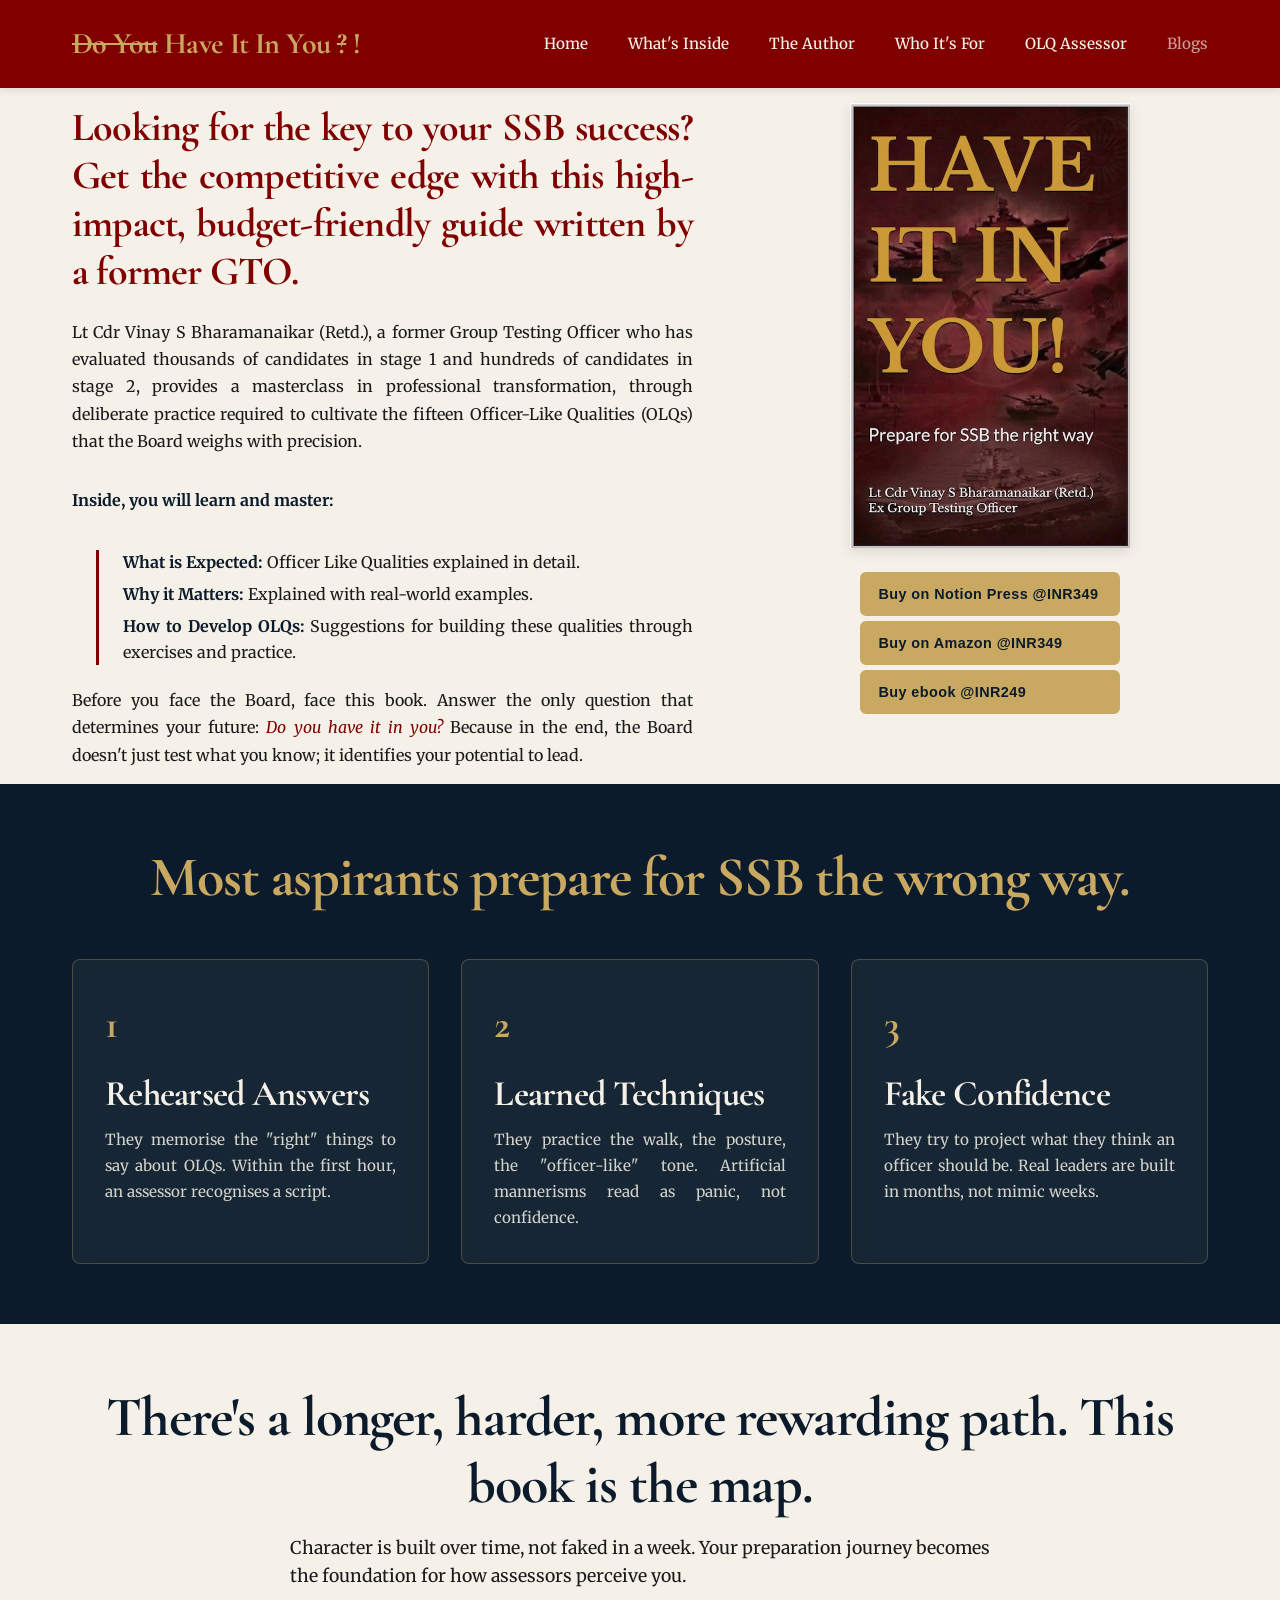
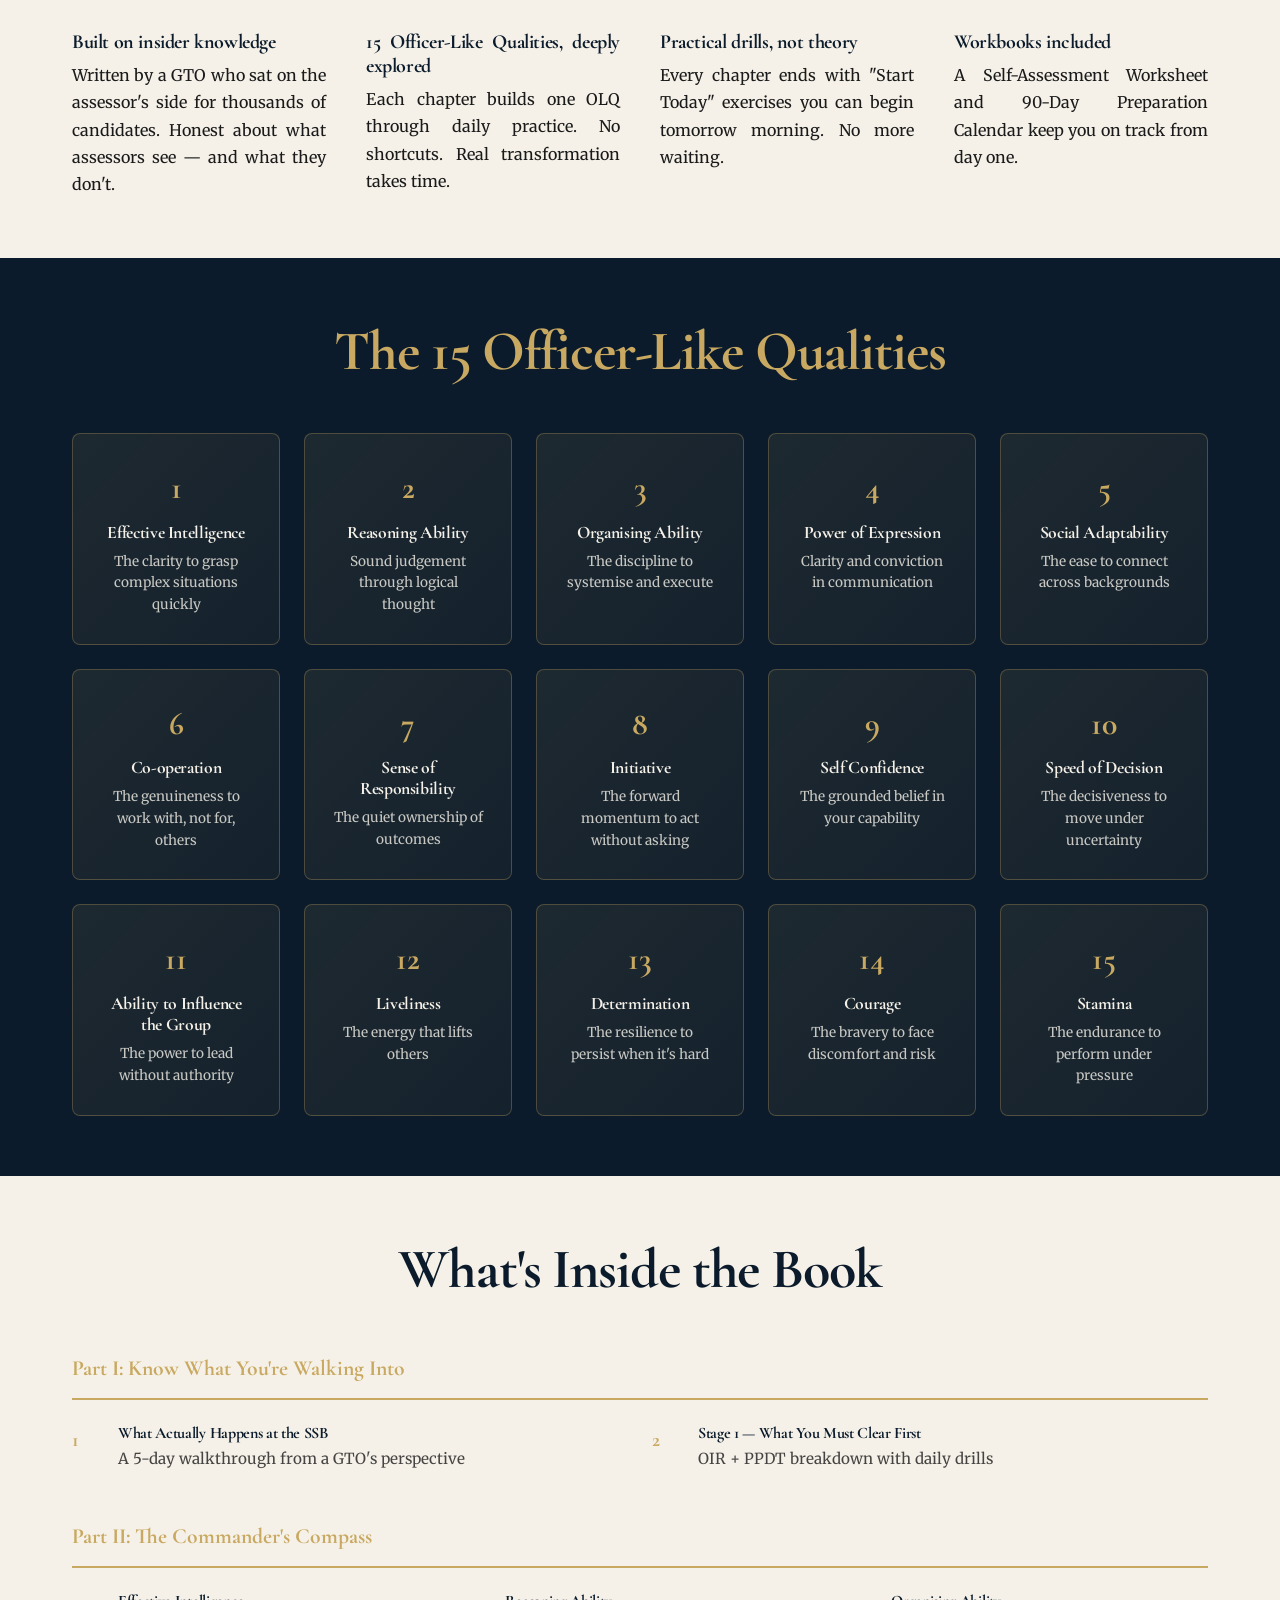
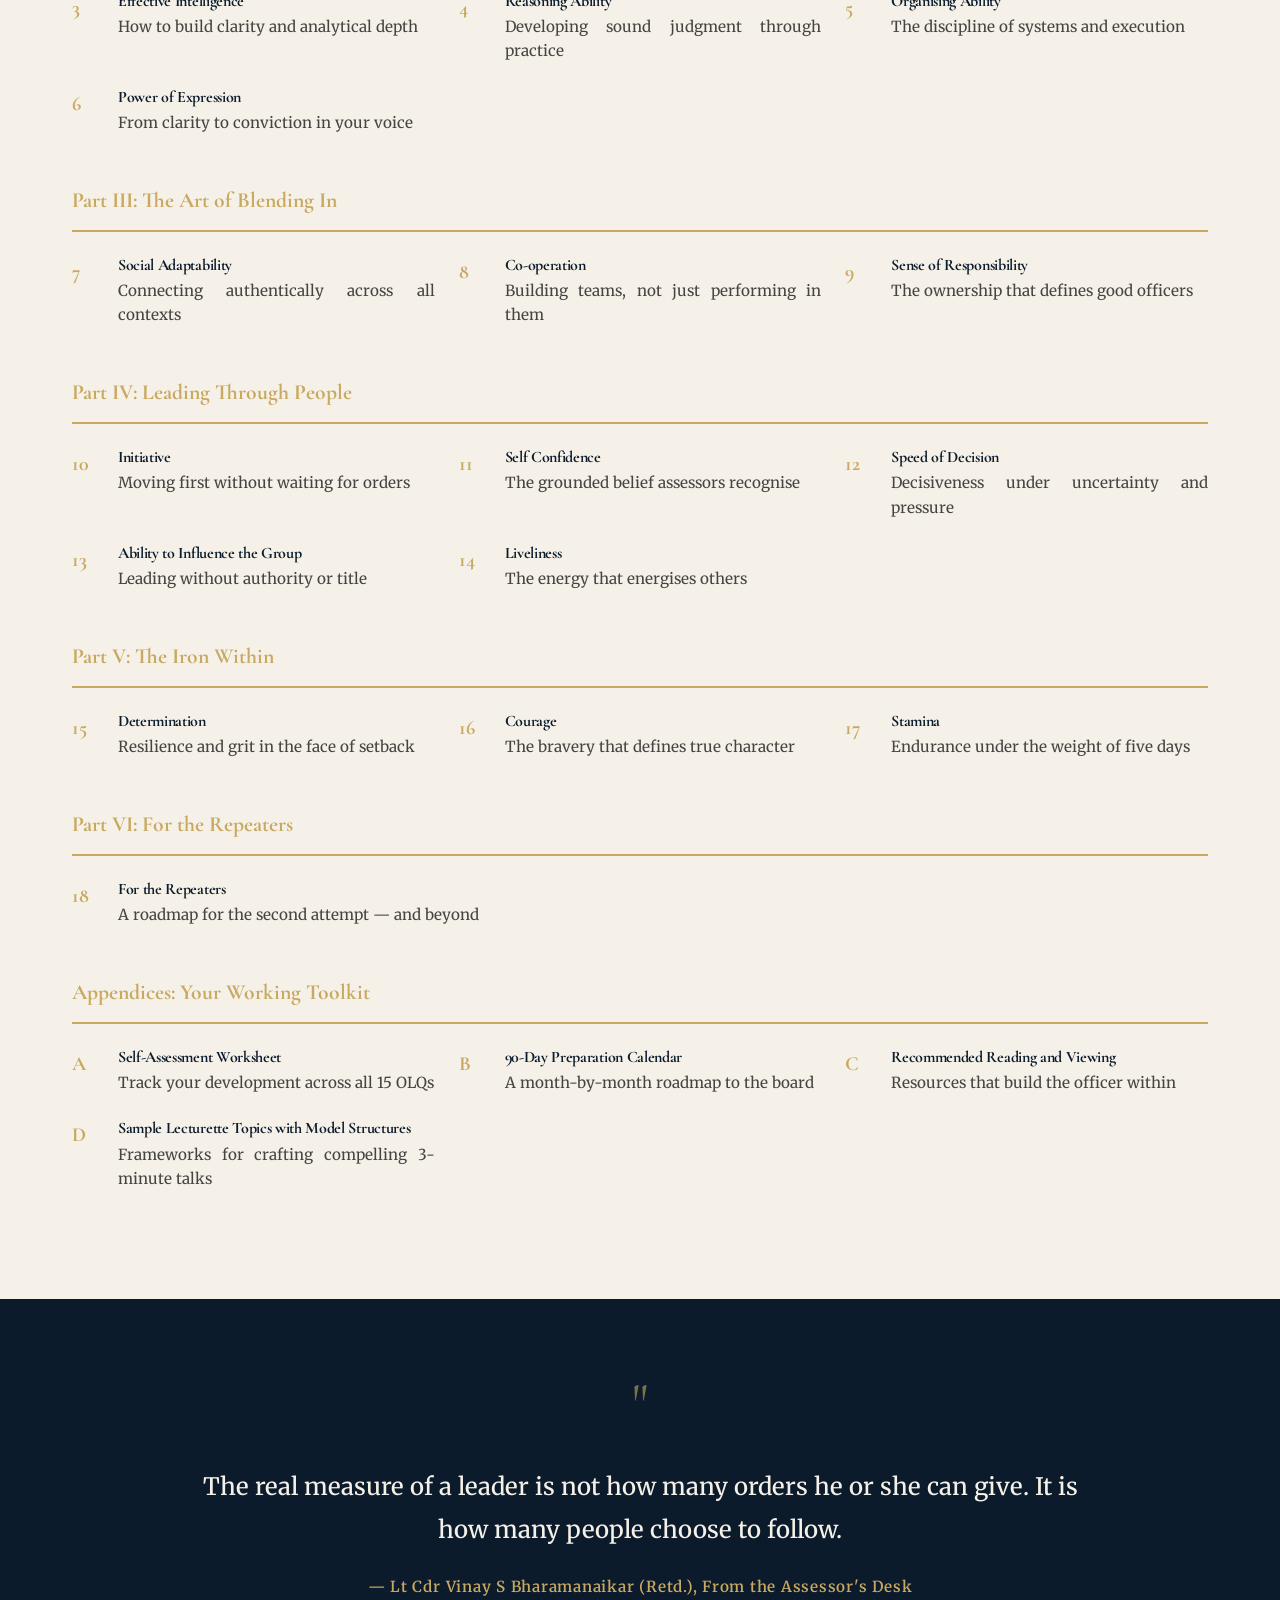
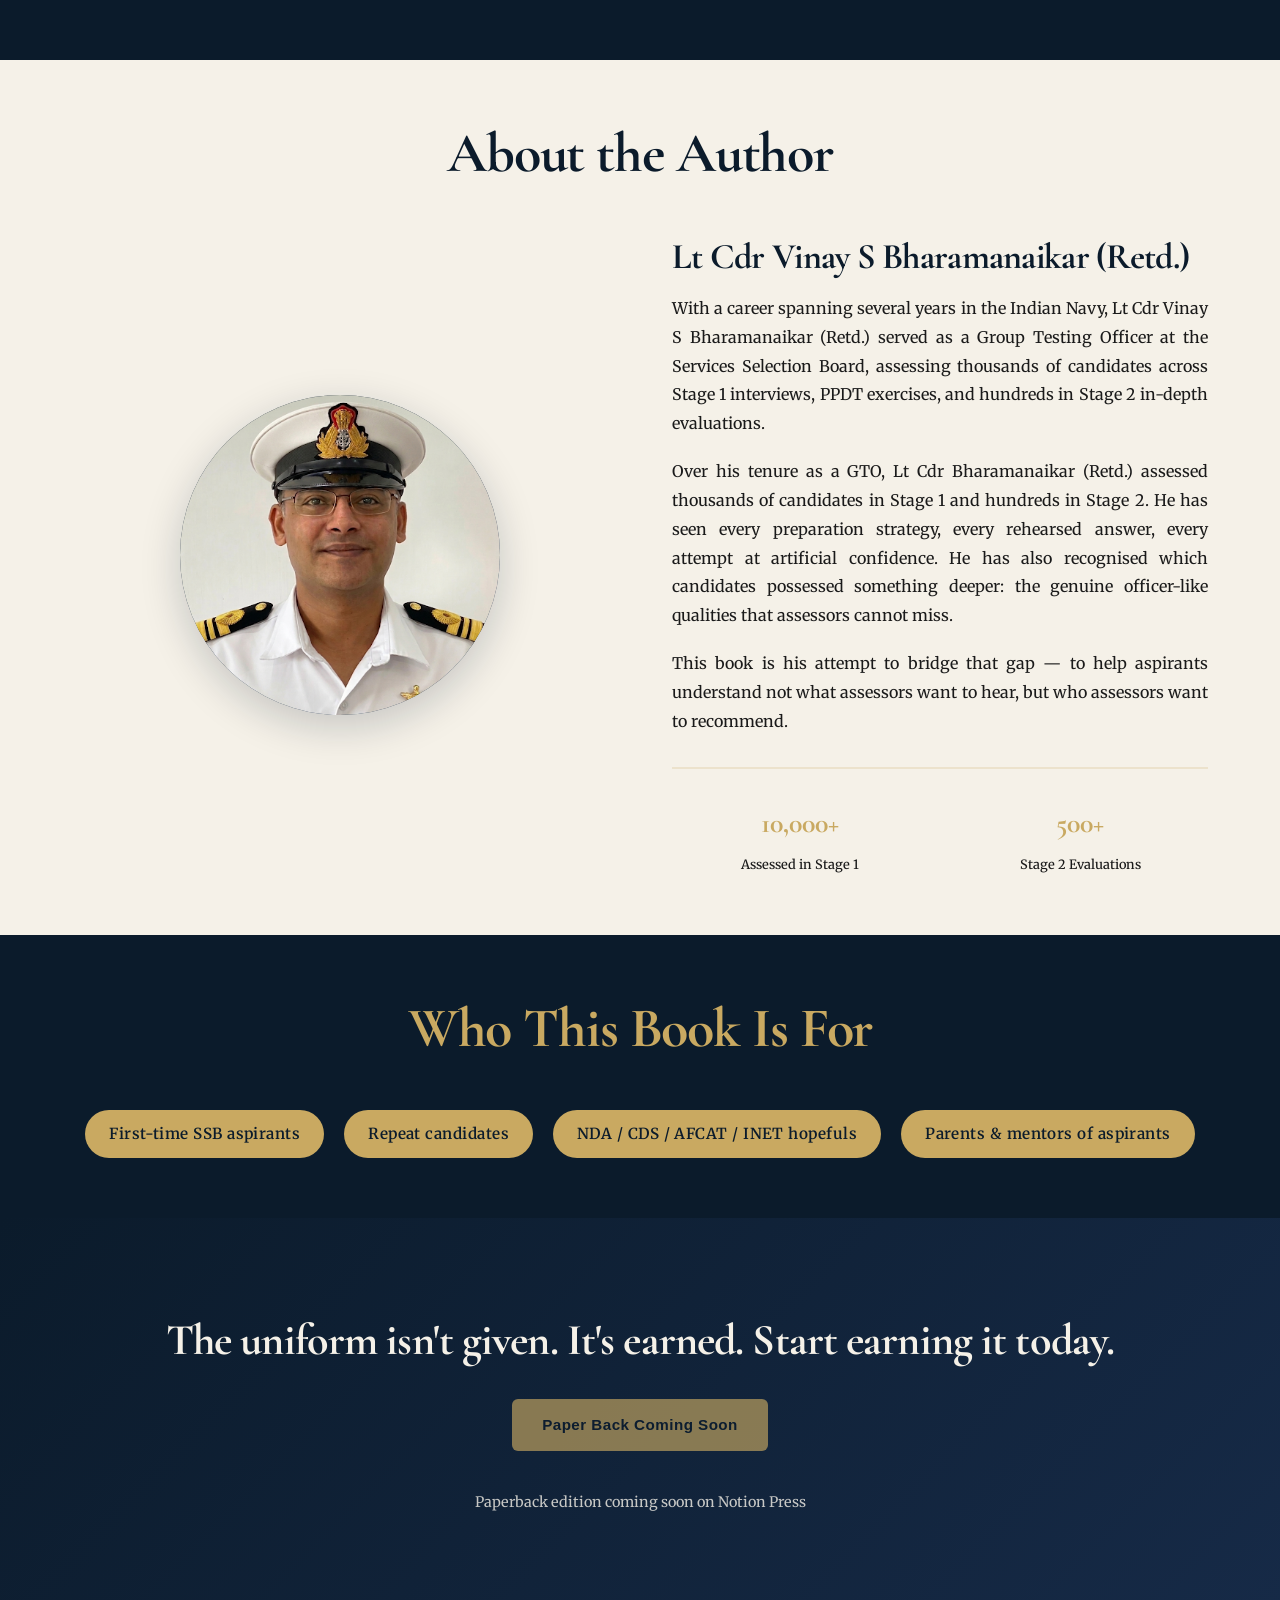
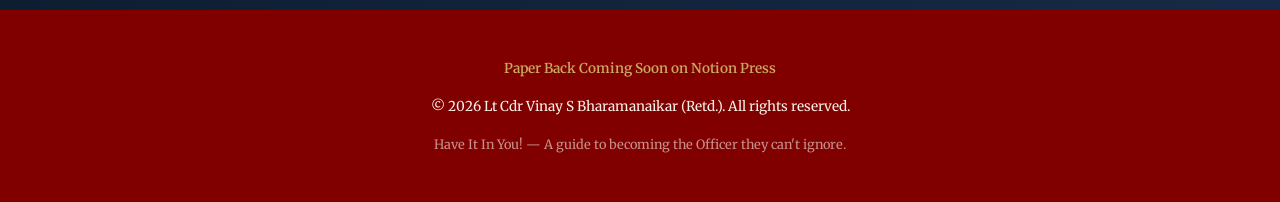
<file: index.html>
<!DOCTYPE html>
<html lang="en">
<head>
    <!-- Google tag (gtag.js) -->
<script async src="https://www.googletagmanager.com/gtag/js?id=AW-18185541641"></script>
<script>
  window.dataLayer = window.dataLayer || [];
  function gtag(){dataLayer.push(arguments);}
  gtag('js', new Date());

  gtag('config', 'AW-18185541641');
</script>
    <meta charset="UTF-8">
    <meta name="viewport" content="width=device-width, initial-scale=1.0">
    <title>Have It In You! — Prepare for SSB the Right Way | Lt Cdr Vinay S Bharamanaikar</title>
    <meta name="description" content="The only guide to SSB preparation that works: build the 15 Officer-Like Qualities in your daily life. Written by a former Group Testing Officer who assessed 10,000+ candidates.">
    
    <link href="https://fonts.googleapis.com/css2?family=Merriweather:wght@400;700&family=Cormorant+Garamond:wght@600;700&display=swap" rel="stylesheet">
    
    <style>
        * {
            margin: 0;
            padding: 0;
            box-sizing: border-box;
        }

        html {
            scroll-behavior: smooth;
            scroll-padding-top: 60px;
        }

        body {
            font-family: 'Merriweather', serif;
            color: #1A1A1A;
            background-color: #F5F1E8;
            line-height: 1.6;
            text-align: justify;
        }

        /* ===== TYPOGRAPHY ===== */
        h1, h2, h3, h4, h5, h6 {
            font-family: 'Cormorant Garamond', serif;
            font-weight: 700;
            line-height: 1.2;
            letter-spacing: -0.02em;
        }

        h1 {
            font-size: clamp(2.5rem, 8vw, 4.5rem);
        }

        h2 {
            font-size: clamp(2rem, 5vw, 3.5rem);
        }

        h3 {
            font-size: clamp(1.5rem, 4vw, 2.25rem);
        }

        .eyebrow {
            font-size: 0.875rem;
            font-weight: 600;
            letter-spacing: 0.15em;
            text-transform: uppercase;
            color: #C9A961;
            margin-bottom: 1rem;
        }

        .small-caps {
            font-size: 0.75rem;
            font-weight: 600;
            letter-spacing: 0.2em;
            text-transform: uppercase;
        }

        /* ===== LAYOUT ===== */
        .container {
            max-width: 1200px;
            margin: 0 auto;
            padding: 0 2rem;
        }

        section {
            padding: 60px 0;
        }

        @media (max-width: 768px) {
            section {
                padding: 48px 0;
            }
        }

        @media (max-width: 480px) {
            section {
                padding: 36px 0;
            }
        }

        /* ===== NAV ===== */
        nav {
            position: sticky;
            top: 0;
            background-color: #800000;
            color: #F5F1E8;
            padding: 1.25rem 0;
            z-index: 1000;
            box-shadow: 0 2px 8px rgba(0, 0, 0, 0.1);
        }

        .nav-container {
            max-width: 1200px;
            margin: 0 auto;
            padding: 0 2rem;
            display: flex;
            justify-content: space-between;
            align-items: center;
        }

        .nav-brand {
            font-family: 'Cormorant Garamond', serif;
            font-size: 1.875rem;
            font-weight: 700;
            color: #C9A961;
            letter-spacing: -0.02em;
            text-decoration: none;
            transition: color 0.3s ease;
            display: block;
        }

        .nav-brand:hover {
            color: #F5F1E8;
        }

        .strikethrough {
            text-decoration: line-through;
            text-decoration-thickness: 2px;
            text-underline-offset: 4px;
        }

        .nav-links {
            display: flex;
            gap: 2.5rem;
            list-style: none;
        }

        .nav-links a {
            color: #F5F1E8;
            text-decoration: none;
            font-size: 0.95rem;
            font-weight: 500;
            transition: color 0.3s ease;
        }

        .nav-links a:hover {
            color: #C9A961;
        }

        .nav-cta {
            background-color: #C9A961;
            color: #0B1B2B;
            padding: 0.625rem 1.5rem;
            border-radius: 6px;
            text-decoration: none;
            font-weight: 600;
            font-size: 0.9rem;
            letter-spacing: 0.03em;
            transition: all 0.3s ease;
            white-space: nowrap;
        }

        .nav-cta:hover {
            box-shadow: 0 8px 16px rgba(201, 169, 97, 0.3);
            transform: translateY(-2px);
        }

        .nav-cta-disabled {
            opacity: 0.65;
            cursor: not-allowed;
            pointer-events: none;
        }

        .nav-cta-disabled:hover {
            box-shadow: none;
            transform: none;
        }

        .hamburger {
            display: none;
            flex-direction: column;
            cursor: pointer;
            gap: 0.375rem;
        }

        /* Disabled nav link (frozen tab) */
        .nav-disabled {
            opacity: 0.65;
            pointer-events: none;
            cursor: default;
        }

        .hamburger span {
            width: 24px;
            height: 2px;
            background-color: #F5F1E8;
            transition: all 0.3s ease;
        }

        @media (max-width: 768px) {
            .nav-links {
                display: none;
                position: absolute;
                top: 100%;
                left: 0;
                right: 0;
                flex-direction: column;
                background-color: #0B1B2B;
                padding: 1.5rem 2rem;
                gap: 1rem;
            }

            .nav-links.active {
                display: flex;
            }

            .hamburger {
                display: flex;
            }

            .hamburger.active span:nth-child(1) {
                transform: rotate(45deg) translate(8px, 8px);
            }

            .hamburger.active span:nth-child(2) {
                opacity: 0;
            }

            .hamburger.active span:nth-child(3) {
                transform: rotate(-45deg) translate(7px, -7px);
            }
        }

        /* ===== HERO SECTION ===== */
        #hero {
            background-color: #F5F1E8;
            min-height: auto;
            display: flex;
            align-items: flex-start;
            padding: 15px 0;
        }

        .hero-container {
            display: grid;
            grid-template-columns: 1.2fr 0.8fr;
            gap: 3rem;
            align-items: flex-start;
        }

        .hero-content {
            display: flex;
            flex-direction: column;
            gap: 1rem;
            padding-right: 2rem;
        }

        .hero-content h1 {
            color: #800000;
            font-size: clamp(2rem, 4vw, 2.5rem);
            margin: 0;
            line-height: 1.2;
        }

        .hero-content p {
            color: #1A1A1A;
            font-size: 1rem;
            line-height: 1.7;
            margin: 0.5rem 0;
            font-family: 'Merriweather', serif;
            text-align: justify;
        }

        .hero-content p:first-of-type {
            font-size: 1rem;
            margin-top: 0.5rem;
            margin-bottom: 0.5rem;
        }

        .hero-content p:has(+ .hero-list) {
            margin-bottom: 0.75rem;
        }

        .hero-content p:last-of-type {
            margin-top: 0.375rem;
            margin-bottom: 0;
        }

        .hero-content strong {
            color: #0B1B2B;
            font-weight: 700;
        }

        .hero-content em {
            color: #800000;
            font-style: italic;
        }

        .hero-list {
            list-style: none;
            padding: 0;
            margin: 0.5rem 0 0 1.5rem;
            border-left: 3px solid #800000;
            padding-left: 1.5rem;
        }

        .hero-list li {
            margin-bottom: 0.4rem;
            font-size: 1rem;
            line-height: 1.6;
            color: #1A1A1A;
            font-family: 'Merriweather', serif;
            text-align: justify;
        }

        .hero-list li:last-child {
            margin-bottom: 0;
        }

        .book-cover-sidebar {
            display: flex;
            flex-direction: column;
            align-items: center;
            gap: 1.5rem;
            position: sticky;
            top: 100px;
        }

        .book-mockup {
            width: 100%;
            display: flex;
            justify-content: center;
            align-items: center;
        }

        .book-cover-image {
            width: 100%;
            max-width: 280px;
            height: auto;
            display: block;
            box-shadow: 0 4px 12px rgba(0, 0, 0, 0.1);
        }

        .book-cta-panel {
            display: flex;
            flex-direction: column;
            gap: 5px; /* 5px gap between CTAs */
            align-items: center;
            width: 100%;
        }

        .book-cta-panel .btn {
            width: 260px;
            height: 44px;
            padding: 0 16px;
            display: inline-flex;
            align-items: center;
            justify-content: flex-start;
            text-align: left;
            font-size: 0.9rem;
            white-space: nowrap;
            overflow: hidden;
            text-overflow: ellipsis;
            background-color: #C9A961;
            color: #0B1B2B;
            border: 2px solid #C9A961;
            border-radius: 6px;
            box-sizing: border-box;
        }

        .book-cta-panel .btn:hover {
            box-shadow: 0 12px 24px rgba(201, 169, 97, 0.25);
            transform: translateY(-2px);
        }

        .book-cta-button {
            display: inline-block;
            width: 100%;
            max-width: 280px;
            padding: 1rem;
            background-color: #FF9900;
            color: #0B1B2B;
            text-decoration: none;
            font-weight: 700;
            font-size: 0.95rem;
            text-align: center;
            border-radius: 4px;
            transition: all 0.3s ease;
            border: 2px solid #FF9900;
        }

        .book-cta-button:hover {
            background-color: #F39C12;
            border-color: #F39C12;
            box-shadow: 0 6px 16px rgba(255, 153, 0, 0.3);
            transform: translateY(-2px);
        }

        .cta-group {
            display: flex;
            gap: 1rem;
            margin-bottom: 2rem;
        }

        .btn {
            padding: 0.75rem 1.75rem;
            border-radius: 6px;
            text-decoration: none;
            font-weight: 600;
            font-size: 0.95rem;
            letter-spacing: 0.03em;
            transition: all 0.3s ease;
            border: 2px solid transparent;
            display: inline-block;
            cursor: pointer;
            font-family: 'Inter', sans-serif;
        }

        .btn-primary {
            background-color: #C9A961;
            color: #0B1B2B;
        }

        .btn-primary:hover {
            box-shadow: 0 12px 24px rgba(201, 169, 97, 0.35);
            transform: translateY(-3px);
        }

        .btn-secondary {
            border: 2px solid #0B1B2B;
            color: #0B1B2B;
            background-color: transparent;
        }

        .btn-secondary:hover {
            background-color: #0B1B2B;
            color: #F5F1E8;
        }

        .btn-disabled {
            opacity: 0.65;
            cursor: not-allowed;
            pointer-events: none;
        }

        .btn-disabled:hover {
            box-shadow: none;
            transform: none;
        }

        .trust-line {
            font-size: 0.85rem;
            color: #1A1A1A;
            margin-top: 1.5rem;
            font-weight: 500;
        }

        @media (max-width: 1024px) {
            .hero-container {
                grid-template-columns: 1fr;
                gap: 2rem;
            }

            .hero-content {
                padding-right: 0;
            }

            .book-cover-sidebar {
                position: static;
                max-width: 300px;
                margin: 0 auto;
            }

            .book-cover-image {
                max-width: 250px;
            }
        }

        @media (max-width: 768px) {
            #hero {
                min-height: auto;
                padding: 1rem 0;
            }

            .hero-container {
                grid-template-columns: 1fr;
                gap: 1rem;
            }

            .hero-content h1 {
                font-size: 1.75rem;
            }

            .hero-content p {
                font-size: 0.9rem;
            }

            .book-cover-sidebar {
                position: static;
                max-width: 100%;
            }

            .book-cover-image {
                max-width: 200px;
            }

            .book-cta-button {
                max-width: 100%;
            }
        }

        @media (max-width: 480px) {
            #hero {
                padding: 0.75rem 0;
            }

            .hero-container {
                gap: 0.75rem;
            }

            .hero-content {
                gap: 0.5rem;
            }

            .hero-content h1 {
                font-size: 1.35rem;
                margin: 0;
                line-height: 1.3;
            }

            .hero-content p {
                display: none;
            }

            .hero-list {
                display: none;
            }

            .book-cover-sidebar {
                gap: 1rem;
            }

            .book-cover-image {
                max-width: 130px;
            }

            .book-cta-button {
                padding: 0.75rem 1rem;
                font-size: 0.85rem;
            }
        }

        /* ===== FADE IN ANIMATION ===== */
        .fade-in {
            opacity: 0;
            transform: translateY(30px);
            transition: opacity 0.6s ease, transform 0.6s ease;
        }

        .fade-in.visible {
            opacity: 1;
            transform: translateY(0);
        }

        /* ===== PROBLEM SECTION ===== */
        #problem {
            background-color: #0B1B2B;
            color: #F5F1E8;
        }

        #problem h2 {
            color: #C9A961;
            margin-bottom: 3rem;
            text-align: center;
        }

        .problem-cards {
            display: grid;
            grid-template-columns: repeat(auto-fit, minmax(280px, 1fr));
            gap: 2rem;
        }

        .problem-card {
            background-color: rgba(255, 241, 232, 0.05);
            border: 1px solid rgba(201, 169, 97, 0.3);
            padding: 2rem;
            border-radius: 8px;
            backdrop-filter: blur(10px);
        }

        .problem-icon {
            font-size: 2.5rem;
            font-weight: 700;
            color: #C9A961;
            margin-bottom: 1rem;
            font-family: 'Cormorant Garamond', serif;
        }

        .problem-card h3 {
            color: #F5F1E8;
            margin-bottom: 0.75rem;
        }

        .problem-card p {
            font-size: 0.95rem;
            line-height: 1.7;
            color: rgba(245, 241, 232, 0.85);
            font-family: 'Merriweather', serif;
            text-align: justify;
        }

        /* ===== PROMISE SECTION ===== */
        #promise {
            background-color: #F5F1E8;
        }

        #promise h2 {
            color: #0B1B2B;
            margin-bottom: 1rem;
            text-align: center;
        }

        .promise-intro {
            text-align: justify;
            font-size: 1.1rem;
            color: #1A1A1A;
            margin-bottom: 2.5rem;
            max-width: 700px;
            margin-left: auto;
            margin-right: auto;
            font-family: 'Merriweather', serif;
        }

        .promise-items {
            display: grid;
            grid-template-columns: repeat(auto-fit, minmax(250px, 1fr));
            gap: 2.5rem;
        }

        .promise-item h3 {
            color: #0B1B2B;
            margin-bottom: 0.5rem;
            font-size: 1.25rem;
        }

        .promise-item p {
            color: #1A1A1A;
            font-size: 1rem;
            line-height: 1.7;
            font-family: 'Merriweather', serif;
            text-align: justify;
        }

        /* ===== OLQ GRID ===== */
        #olq {
            background-color: #0B1B2B;
            color: #F5F1E8;
        }

        #olq h2 {
            color: #C9A961;
            margin-bottom: 3rem;
            text-align: center;
        }

        .olq-grid {
            display: grid;
            grid-template-columns: repeat(auto-fit, minmax(200px, 1fr));
            gap: 1.5rem;
        }

        @media (min-width: 1200px) {
            .olq-grid {
                grid-template-columns: repeat(5, 1fr);
            }
        }

        @media (min-width: 768px) and (max-width: 1199px) {
            .olq-grid {
                grid-template-columns: repeat(3, 1fr);
            }
        }

        @media (max-width: 767px) {
            .olq-grid {
                grid-template-columns: repeat(2, 1fr);
            }
        }

        .olq-card {
            background: linear-gradient(135deg, rgba(201, 169, 97, 0.1) 0%, rgba(201, 169, 97, 0.05) 100%);
            border: 1px solid rgba(201, 169, 97, 0.3);
            padding: 1.75rem;
            border-radius: 8px;
            text-align: center;
            transition: all 0.3s ease;
            cursor: pointer;
        }

        .olq-card:hover {
            transform: translateY(-6px);
            border-color: #C9A961;
            box-shadow: 0 12px 24px rgba(201, 169, 97, 0.15);
        }

        .olq-number {
            font-family: 'Cormorant Garamond', serif;
            font-size: 2rem;
            font-weight: 700;
            color: #C9A961;
            margin-bottom: 0.5rem;
        }

        .olq-card h4 {
            font-family: 'Cormorant Garamond', serif;
            font-size: 1.1rem;
            color: #F5F1E8;
            margin-bottom: 0.5rem;
            font-weight: 700;
        }

        .olq-card p {
            font-size: 0.85rem;
            line-height: 1.6;
            color: rgba(245, 241, 232, 0.8);
        }

        /* ===== WHAT'S INSIDE ===== */
        #inside {
            background-color: #F5F1E8;
        }

        #inside h2 {
            color: #0B1B2B;
            margin-bottom: 3rem;
            text-align: center;
        }

        .toc-part {
            margin-bottom: 3rem;
        }

        .toc-part-title {
            font-family: 'Cormorant Garamond', serif;
            font-size: 1.35rem;
            color: #C9A961;
            font-weight: 700;
            margin-bottom: 1.5rem;
            padding-bottom: 0.75rem;
            border-bottom: 2px solid #C9A961;
        }

        .toc-grid {
            display: grid;
            grid-template-columns: repeat(auto-fit, minmax(300px, 1fr));
            gap: 1.5rem;
        }

        .toc-item {
            display: flex;
            gap: 1rem;
        }

        .toc-number {
            font-family: 'Cormorant Garamond', serif;
            font-size: 1.25rem;
            color: #C9A961;
            font-weight: 700;
            flex-shrink: 0;
            min-width: 30px;
        }

        .toc-content h4 {
            color: #0B1B2B;
            margin-bottom: 0.25rem;
            font-size: 1rem;
        }

        .toc-content p {
            font-size: 0.95rem;
            color: #1A1A1A;
            opacity: 0.8;
            font-family: 'Merriweather', serif;
        }

        /* ===== PULL QUOTE ===== */
        #quote {
            background-color: #0B1B2B;
            color: #F5F1E8;
            position: relative;
        }

        .quote-wrapper {
            max-width: 900px;
            margin: 0 auto;
            text-align: center;
        }

        .quote-mark {
            font-size: 3.5rem;
            color: #C9A961;
            opacity: 0.6;
            margin-bottom: 1rem;
            font-family: 'Cormorant Garamond', serif;
        }

        .quote-text {
            font-size: 1.5rem;
            line-height: 1.8;
            color: #F5F1E8;
            margin-bottom: 1.5rem;
            font-weight: 500;
        }

        .quote-attribution {
            font-size: 0.95rem;
            color: #C9A961;
            font-weight: 600;
            letter-spacing: 0.05em;
        }

        /* ===== AUTHOR SECTION ===== */
        #author {
            background-color: #F5F1E8;
        }

        #author h2 {
            color: #0B1B2B;
            margin-bottom: 3rem;
            text-align: center;
        }

        .author-container {
            display: grid;
            grid-template-columns: 1fr 1fr;
            gap: 4rem;
            align-items: center;
        }

        .author-image-placeholder {
            width: 320px;
            height: 320px;
            border-radius: 50%;
            background: linear-gradient(135deg, #0B1B2B 0%, #162a47 100%);
            display: flex;
            align-items: center;
            justify-content: center;
            margin: 0 auto;
            position: relative;
            box-shadow: 0 12px 40px rgba(11, 27, 43, 0.2);
            overflow: hidden;
        }

        .author-image-placeholder img {
            width: 100%;
            height: 100%;
            object-fit: cover;
            object-position: center top;
        }

        .author-content h3 {
            color: #0B1B2B;
            margin-bottom: 1rem;
        }

        .author-content p {
            font-size: 1rem;
            color: #1A1A1A;
            margin-bottom: 1.2rem;
            line-height: 1.8;
            font-family: 'Merriweather', serif;
            text-align: justify;
        }

        .author-stats {
            display: grid;
            grid-template-columns: repeat(2, 1fr);
            gap: 1.5rem;
            margin-top: 2rem;
            padding-top: 2rem;
            border-top: 2px solid rgba(201, 169, 97, 0.2);
        }

        .stat {
            text-align: center;
        }

        .stat-number {
            font-family: 'Cormorant Garamond', serif;
            font-size: 1.75rem;
            color: #C9A961;
            font-weight: 700;
        }

        .stat-label {
            font-size: 0.8rem;
            color: #1A1A1A;
            margin-top: 0.5rem;
            font-weight: 500;
        }

        @media (max-width: 1024px) {
            .author-container {
                grid-template-columns: 1fr;
                gap: 2rem;
            }

            .author-image-placeholder {
                width: 240px;
                height: 240px;
            }
        }

        /* ===== WHO'S IT FOR ===== */
        #audience {
            background-color: #0B1B2B;
            color: #F5F1E8;
        }

        #audience h2 {
            color: #C9A961;
            margin-bottom: 3rem;
            text-align: center;
        }

        .audience-chips {
            display: flex;
            flex-wrap: wrap;
            gap: 1.25rem;
            justify-content: center;
        }

        .chip {
            background-color: #C9A961;
            color: #0B1B2B;
            padding: 0.75rem 1.5rem;
            border-radius: 50px;
            font-weight: 600;
            font-size: 0.95rem;
            letter-spacing: 0.03em;
        }

        /* ===== FINAL CTA ===== */
        #final-cta {
            background: linear-gradient(135deg, #0B1B2B 0%, #162a47 100%);
            color: #F5F1E8;
            text-align: center;
            padding: 6rem 2rem;
        }

        #final-cta h2 {
            color: #F5F1E8;
            margin-bottom: 2rem;
            font-size: clamp(1.75rem, 5vw, 2.75rem);
        }

        .final-cta-button {
            display: inline-block;
            margin-bottom: 1.5rem;
        }

        .cta-subtext {
            font-size: 0.9rem;
            color: rgba(245, 241, 232, 0.8);
            margin-top: 1rem;
        }

        /* ===== FOOTER ===== */
        footer {
            background-color: #800000;
            color: #F5F1E8;
            padding: 3rem 2rem;
            text-align: center;
            font-size: 0.85rem;
        }

        footer a {
            color: #C9A961;
            text-decoration: none;
            font-weight: 600;
        }

        footer a:hover {
            text-decoration: underline;
        }

        .footer-links {
            margin-bottom: 1rem;
        }

        .footer-links a {
            margin: 0 1.5rem;
        }

        .footer-credit {
            margin-top: 1rem;
            opacity: 0.6;
            font-size: 0.8rem;
        }

        /* ===== UTILITY ===== */
        .accent {
            color: #C9A961;
        }


    </style>
</head>
<body>
    <!-- STICKY NAV -->
    <nav>
        <div class="nav-container">
            <a href="index.html" class="nav-brand"><span class="strikethrough">Do You</span> Have It In You <span class="strikethrough">?</span> !</a>
            <ul class="nav-links">
                <li><a href="index.html">Home</a></li>
                <li><a href="#inside">What's Inside</a></li>
                <li><a href="#author">The Author</a></li>
                <li><a href="#audience">Who It's For</a></li>
                <li><a href="olq_assessment.html">OLQ Assessor</a></li>
                <li><a href="blogs.html" class="nav-disabled">Blogs</a></li>
            </ul>
            <div class="hamburger">
                <span></span>
                <span></span>
                <span></span>
            </div>
        </div>
    </nav>

    <!-- HERO SECTION -->
    <section id="hero">
        <div class="container">
            <div class="hero-container">
                <div class="hero-content fade-in">
                    <h1>Looking for the key to your SSB success? Get the competitive edge with this high-impact, budget-friendly guide written by a former GTO.</h1>
                    <p>Lt Cdr Vinay S Bharamanaikar (Retd.), a former Group Testing Officer who has evaluated thousands of candidates in stage 1 and hundreds of candidates in stage 2, provides a masterclass in professional transformation, through deliberate practice required to cultivate the fifteen Officer-Like Qualities (OLQs) that the Board weighs with precision.</p>
                    <p><strong>Inside, you will learn and master:</strong></p>
                    <ul class="hero-list">
                        <li><strong>What is Expected:</strong> Officer Like Qualities explained in detail.</li>
                        <li><strong>Why it Matters:</strong> Explained with real-world examples.</li>
                        <li><strong>How to Develop OLQs:</strong> Suggestions for building these qualities through exercises and practice.</li>
                    </ul>
                    
                    <p>Before you face the Board, face this book. Answer the only question that determines your future: <em>Do you have it in you?</em> Because in the end, the Board doesn't just test what you know; it identifies your potential to lead.</p>
                </div>
                <div class="book-cover-sidebar fade-in">
                    <div class="book-mockup">
                        <img src="bookcover.jpg" alt="Have It In You! Book Cover" class="book-cover-image">
                    </div>
                    <div class="book-cta-panel">
                        <a href="https://notionpress.com/in/read/have-it-in-you" class="btn btn-primary" target="_blank" rel="noopener noreferrer">Buy on Notion Press @INR349</a>
                        <a href="https://www.amazon.in/dp/B0H4RD8T7M/" class="btn btn-secondary" target="_blank" rel="noopener noreferrer">Buy on Amazon @INR349</a>
                        <a href="https://www.amazon.in/HAVE-YOU-Prepare-SSB-right-ebook/dp/B0GX3CPTQN" class="btn btn-secondary" target="_blank" rel="noopener noreferrer">Buy ebook @INR249</a>
                    </div>
                </div>
            </div>
        </div>
    </section>

    <!-- PROBLEM SECTION -->
    <section id="problem">
        <div class="container">
            <h2>Most aspirants prepare for SSB the wrong way.</h2>
            <div class="problem-cards fade-in">
                <div class="problem-card">
                    <div class="problem-icon">1</div>
                    <h3>Rehearsed Answers</h3>
                    <p>They memorise the "right" things to say about OLQs. Within the first hour, an assessor recognises a script.</p>
                </div>
                <div class="problem-card">
                    <div class="problem-icon">2</div>
                    <h3>Learned Techniques</h3>
                    <p>They practice the walk, the posture, the "officer-like" tone. Artificial mannerisms read as panic, not confidence.</p>
                </div>
                <div class="problem-card">
                    <div class="problem-icon">3</div>
                    <h3>Fake Confidence</h3>
                    <p>They try to project what they think an officer should be. Real leaders are built in months, not mimic weeks.</p>
                </div>
            </div>
        </div>
    </section>

    <!-- PROMISE SECTION -->
    <section id="promise">
        <div class="container fade-in">
            <h2>There's a longer, harder, more rewarding path. This book is the map.</h2>
            <p class="promise-intro">Character is built over time, not faked in a week. Your preparation journey becomes the foundation for how assessors perceive you.</p>
            <div class="promise-items">
                <div class="promise-item">
                    <h3>Built on insider knowledge</h3>
                    <p>Written by a GTO who sat on the assessor's side for thousands of candidates. Honest about what assessors see — and what they don't.</p>
                </div>
                <div class="promise-item">
                    <h3>15 Officer-Like Qualities, deeply explored</h3>
                    <p>Each chapter builds one OLQ through daily practice. No shortcuts. Real transformation takes time.</p>
                </div>
                <div class="promise-item">
                    <h3>Practical drills, not theory</h3>
                    <p>Every chapter ends with "Start Today" exercises you can begin tomorrow morning. No more waiting.</p>
                </div>
                <div class="promise-item">
                    <h3>Workbooks included</h3>
                    <p>A Self-Assessment Worksheet and 90-Day Preparation Calendar keep you on track from day one.</p>
                </div>
            </div>
        </div>
    </section>

    <!-- OLQ GRID -->
    <section id="olq">
        <div class="container">
            <h2>The 15 Officer-Like Qualities</h2>
            <div class="olq-grid fade-in">
                <div class="olq-card">
                    <div class="olq-number">1</div>
                    <h4>Effective Intelligence</h4>
                    <p>The clarity to grasp complex situations quickly</p>
                </div>
                <div class="olq-card">
                    <div class="olq-number">2</div>
                    <h4>Reasoning Ability</h4>
                    <p>Sound judgement through logical thought</p>
                </div>
                <div class="olq-card">
                    <div class="olq-number">3</div>
                    <h4>Organising Ability</h4>
                    <p>The discipline to systemise and execute</p>
                </div>
                <div class="olq-card">
                    <div class="olq-number">4</div>
                    <h4>Power of Expression</h4>
                    <p>Clarity and conviction in communication</p>
                </div>
                <div class="olq-card">
                    <div class="olq-number">5</div>
                    <h4>Social Adaptability</h4>
                    <p>The ease to connect across backgrounds</p>
                </div>
                <div class="olq-card">
                    <div class="olq-number">6</div>
                    <h4>Co-operation</h4>
                    <p>The genuineness to work with, not for, others</p>
                </div>
                <div class="olq-card">
                    <div class="olq-number">7</div>
                    <h4>Sense of Responsibility</h4>
                    <p>The quiet ownership of outcomes</p>
                </div>
                <div class="olq-card">
                    <div class="olq-number">8</div>
                    <h4>Initiative</h4>
                    <p>The forward momentum to act without asking</p>
                </div>
                <div class="olq-card">
                    <div class="olq-number">9</div>
                    <h4>Self Confidence</h4>
                    <p>The grounded belief in your capability</p>
                </div>
                <div class="olq-card">
                    <div class="olq-number">10</div>
                    <h4>Speed of Decision</h4>
                    <p>The decisiveness to move under uncertainty</p>
                </div>
                <div class="olq-card">
                    <div class="olq-number">11</div>
                    <h4>Ability to Influence the Group</h4>
                    <p>The power to lead without authority</p>
                </div>
                <div class="olq-card">
                    <div class="olq-number">12</div>
                    <h4>Liveliness</h4>
                    <p>The energy that lifts others</p>
                </div>
                <div class="olq-card">
                    <div class="olq-number">13</div>
                    <h4>Determination</h4>
                    <p>The resilience to persist when it's hard</p>
                </div>
                <div class="olq-card">
                    <div class="olq-number">14</div>
                    <h4>Courage</h4>
                    <p>The bravery to face discomfort and risk</p>
                </div>
                <div class="olq-card">
                    <div class="olq-number">15</div>
                    <h4>Stamina</h4>
                    <p>The endurance to perform under pressure</p>
                </div>
            </div>
        </div>
    </section>

    <!-- WHAT'S INSIDE -->
    <section id="inside">
        <div class="container fade-in">
            <h2>What's Inside the Book</h2>
            
            <div class="toc-part">
                <div class="toc-part-title">Part I: Know What You're Walking Into</div>
                <div class="toc-grid">
                    <div class="toc-item">
                        <div class="toc-number">1</div>
                        <div class="toc-content">
                            <h4>What Actually Happens at the SSB</h4>
                            <p>A 5-day walkthrough from a GTO's perspective</p>
                        </div>
                    </div>
                    <div class="toc-item">
                        <div class="toc-number">2</div>
                        <div class="toc-content">
                            <h4>Stage 1 — What You Must Clear First</h4>
                            <p>OIR + PPDT breakdown with daily drills</p>
                        </div>
                    </div>
                </div>
            </div>

            <div class="toc-part">
                <div class="toc-part-title">Part II: The Commander's Compass</div>
                <div class="toc-grid">
                    <div class="toc-item">
                        <div class="toc-number">3</div>
                        <div class="toc-content">
                            <h4>Effective Intelligence</h4>
                            <p>How to build clarity and analytical depth</p>
                        </div>
                    </div>
                    <div class="toc-item">
                        <div class="toc-number">4</div>
                        <div class="toc-content">
                            <h4>Reasoning Ability</h4>
                            <p>Developing sound judgment through practice</p>
                        </div>
                    </div>
                    <div class="toc-item">
                        <div class="toc-number">5</div>
                        <div class="toc-content">
                            <h4>Organising Ability</h4>
                            <p>The discipline of systems and execution</p>
                        </div>
                    </div>
                    <div class="toc-item">
                        <div class="toc-number">6</div>
                        <div class="toc-content">
                            <h4>Power of Expression</h4>
                            <p>From clarity to conviction in your voice</p>
                        </div>
                    </div>
                </div>
            </div>

            <div class="toc-part">
                <div class="toc-part-title">Part III: The Art of Blending In</div>
                <div class="toc-grid">
                    <div class="toc-item">
                        <div class="toc-number">7</div>
                        <div class="toc-content">
                            <h4>Social Adaptability</h4>
                            <p>Connecting authentically across all contexts</p>
                        </div>
                    </div>
                    <div class="toc-item">
                        <div class="toc-number">8</div>
                        <div class="toc-content">
                            <h4>Co-operation</h4>
                            <p>Building teams, not just performing in them</p>
                        </div>
                    </div>
                    <div class="toc-item">
                        <div class="toc-number">9</div>
                        <div class="toc-content">
                            <h4>Sense of Responsibility</h4>
                            <p>The ownership that defines good officers</p>
                        </div>
                    </div>
                </div>
            </div>

            <div class="toc-part">
                <div class="toc-part-title">Part IV: Leading Through People</div>
                <div class="toc-grid">
                    <div class="toc-item">
                        <div class="toc-number">10</div>
                        <div class="toc-content">
                            <h4>Initiative</h4>
                            <p>Moving first without waiting for orders</p>
                        </div>
                    </div>
                    <div class="toc-item">
                        <div class="toc-number">11</div>
                        <div class="toc-content">
                            <h4>Self Confidence</h4>
                            <p>The grounded belief assessors recognise</p>
                        </div>
                    </div>
                    <div class="toc-item">
                        <div class="toc-number">12</div>
                        <div class="toc-content">
                            <h4>Speed of Decision</h4>
                            <p>Decisiveness under uncertainty and pressure</p>
                        </div>
                    </div>
                    <div class="toc-item">
                        <div class="toc-number">13</div>
                        <div class="toc-content">
                            <h4>Ability to Influence the Group</h4>
                            <p>Leading without authority or title</p>
                        </div>
                    </div>
                    <div class="toc-item">
                        <div class="toc-number">14</div>
                        <div class="toc-content">
                            <h4>Liveliness</h4>
                            <p>The energy that energises others</p>
                        </div>
                    </div>
                </div>
            </div>

            <div class="toc-part">
                <div class="toc-part-title">Part V: The Iron Within</div>
                <div class="toc-grid">
                    <div class="toc-item">
                        <div class="toc-number">15</div>
                        <div class="toc-content">
                            <h4>Determination</h4>
                            <p>Resilience and grit in the face of setback</p>
                        </div>
                    </div>
                    <div class="toc-item">
                        <div class="toc-number">16</div>
                        <div class="toc-content">
                            <h4>Courage</h4>
                            <p>The bravery that defines true character</p>
                        </div>
                    </div>
                    <div class="toc-item">
                        <div class="toc-number">17</div>
                        <div class="toc-content">
                            <h4>Stamina</h4>
                            <p>Endurance under the weight of five days</p>
                        </div>
                    </div>
                </div>
            </div>

            <div class="toc-part">
                <div class="toc-part-title">Part VI: For the Repeaters</div>
                <div class="toc-grid">
                    <div class="toc-item">
                        <div class="toc-number">18</div>
                        <div class="toc-content">
                            <h4>For the Repeaters</h4>
                            <p>A roadmap for the second attempt — and beyond</p>
                        </div>
                    </div>
                </div>
            </div>

            <div class="toc-part">
                <div class="toc-part-title">Appendices: Your Working Toolkit</div>
                <div class="toc-grid">
                    <div class="toc-item">
                        <div class="toc-number">A</div>
                        <div class="toc-content">
                            <h4>Self-Assessment Worksheet</h4>
                            <p>Track your development across all 15 OLQs</p>
                        </div>
                    </div>
                    <div class="toc-item">
                        <div class="toc-number">B</div>
                        <div class="toc-content">
                            <h4>90-Day Preparation Calendar</h4>
                            <p>A month-by-month roadmap to the board</p>
                        </div>
                    </div>
                    <div class="toc-item">
                        <div class="toc-number">C</div>
                        <div class="toc-content">
                            <h4>Recommended Reading and Viewing</h4>
                            <p>Resources that build the officer within</p>
                        </div>
                    </div>
                    <div class="toc-item">
                        <div class="toc-number">D</div>
                        <div class="toc-content">
                            <h4>Sample Lecturette Topics with Model Structures</h4>
                            <p>Frameworks for crafting compelling 3-minute talks</p>
                        </div>
                    </div>
                </div>
            </div>
        </div>
    </section>

    <!-- PULL QUOTE -->
    <section id="quote">
        <div class="container">
            <div class="quote-wrapper fade-in">
                <div class="quote-mark">"</div>
                <p class="quote-text">The real measure of a leader is not how many orders he or she can give. It is how many people choose to follow.</p>
                <p class="quote-attribution">— Lt Cdr Vinay S Bharamanaikar (Retd.), From the Assessor's Desk</p>
            </div>
        </div>
    </section>

    <!-- ABOUT THE AUTHOR -->
    <section id="author">
        <div class="container">
            <h2>About the Author</h2>
            <div class="author-container fade-in">
                <div class="author-image-placeholder">
                    <img src="author.jpg" alt="Lt Cdr Vinay S Bharamanaikar (Retd.)">
                </div>
                <div class="author-content">
                    <h3>Lt Cdr Vinay S Bharamanaikar (Retd.)</h3>
                    <p>With a career spanning several years in the Indian Navy, Lt Cdr Vinay S Bharamanaikar (Retd.) served as a Group Testing Officer at the Services Selection Board, assessing thousands of candidates across Stage 1 interviews, PPDT exercises, and hundreds in Stage 2 in-depth evaluations.</p>
                    <p>Over his tenure as a GTO, Lt Cdr Bharamanaikar (Retd.) assessed thousands of candidates in Stage 1 and hundreds in Stage 2. He has seen every preparation strategy, every rehearsed answer, every attempt at artificial confidence. He has also recognised which candidates possessed something deeper: the genuine officer-like qualities that assessors cannot miss.</p>
                    <p>This book is his attempt to bridge that gap — to help aspirants understand not what assessors want to hear, but who assessors want to recommend.</p>
                    <div class="author-stats">
                        <div class="stat">
                            <div class="stat-number">10,000+</div>
                            <div class="stat-label">Assessed in Stage 1</div>
                        </div>
                        <div class="stat">
                            <div class="stat-number">500+</div>
                            <div class="stat-label">Stage 2 Evaluations</div>
                        </div>
                    </div>
                </div>
            </div>
        </div>
    </section>

    <!-- WHO THIS BOOK IS FOR -->
    <section id="audience">
        <div class="container fade-in">
            <h2>Who This Book Is For</h2>
            <div class="audience-chips">
                <div class="chip">First-time SSB aspirants</div>
                <div class="chip">Repeat candidates</div>
                <div class="chip">NDA / CDS / AFCAT / INET hopefuls</div>
                <div class="chip">Parents & mentors of aspirants</div>
            </div>
        </div>
    </section>

    <!-- FINAL CTA BANNER -->
    <section id="final-cta">
        <div class="container fade-in">
            <h2>The uniform isn't given. It's earned. Start earning it today.</h2>
            <div class="final-cta-button">
                <a href="#" class="btn btn-primary btn-disabled" onclick="return false;">Paper Back Coming Soon</a>
            </div>
            <p class="cta-subtext">Paperback edition coming soon on Notion Press</p>
        </div>
    </section>

    <!-- FOOTER -->
    <footer>
        <div class="footer-links">
            <a href="#">Paper Back Coming Soon on Notion Press</a>
        </div>
        <p>&copy; 2026 Lt Cdr Vinay S Bharamanaikar (Retd.). All rights reserved.</p>
        <p class="footer-credit">Have It In You! — A guide to becoming the Officer they can't ignore.</p>
    </footer>

    <script>
        // Mobile hamburger menu
        const hamburger = document.querySelector('.hamburger');
        const navLinks = document.querySelector('.nav-links');

        hamburger.addEventListener('click', () => {
            hamburger.classList.toggle('active');
            navLinks.classList.toggle('active');
        });

        // Close menu when a link is clicked
        document.querySelectorAll('.nav-links a').forEach(link => {
            link.addEventListener('click', () => {
                hamburger.classList.remove('active');
                navLinks.classList.remove('active');
            });
        });

        // Intersection Observer for fade-in animations
        const observerOptions = {
            threshold: 0.1,
            rootMargin: '0px 0px -100px 0px'
        };

        const observer = new IntersectionObserver((entries) => {
            entries.forEach(entry => {
                if (entry.isIntersecting) {
                    entry.target.classList.add('visible');
                }
            });
        }, observerOptions);

        document.querySelectorAll('.fade-in').forEach(element => {
            observer.observe(element);
        });

        // Smooth scroll for anchor links
        document.querySelectorAll('a[href^="#"]').forEach(anchor => {
            anchor.addEventListener('click', function (e) {
                e.preventDefault();
                const target = document.querySelector(this.getAttribute('href'));
                if (target) {
                    target.scrollIntoView({
                        behavior: 'smooth',
                        block: 'start'
                    });
                }
            });
        });
    </script>
</body>
</html>
</file>
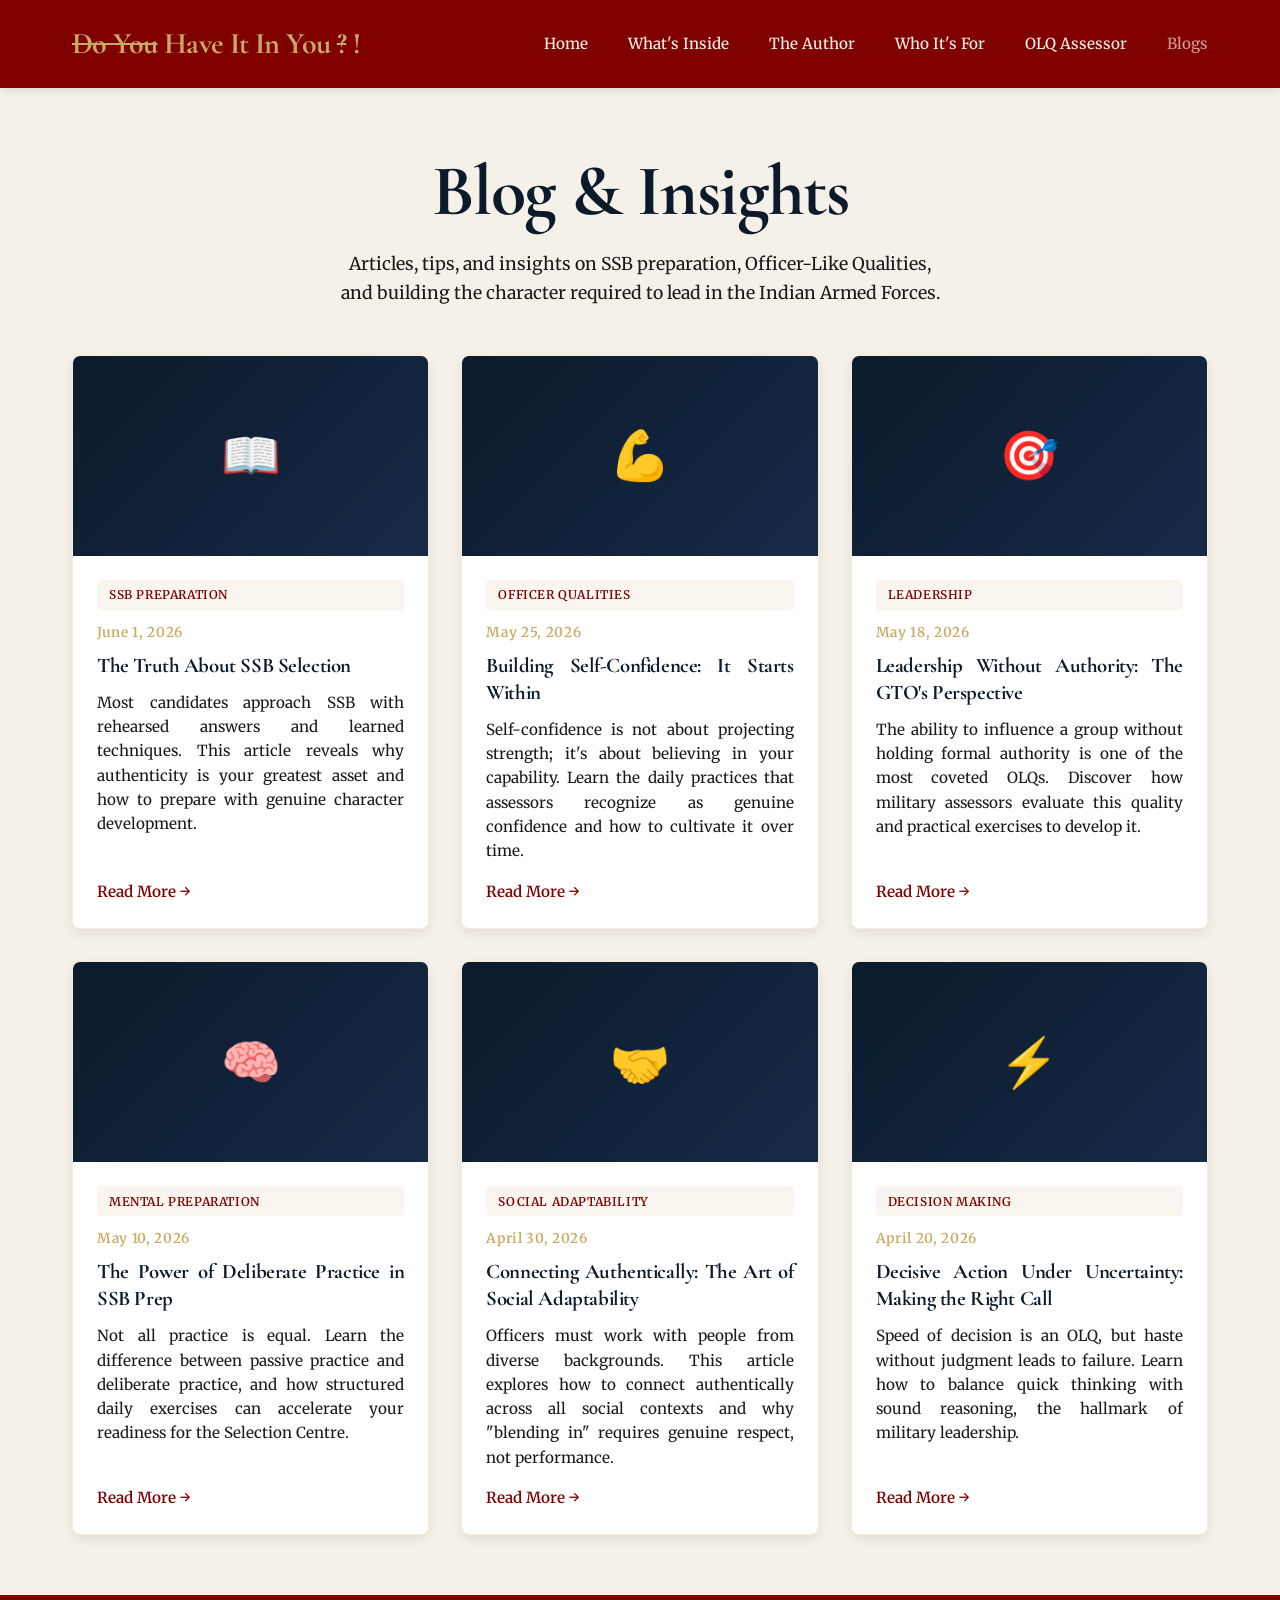
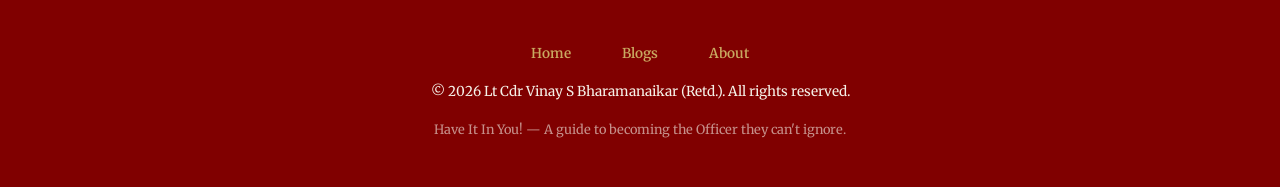
<file: blogs.html>
<!DOCTYPE html>
<html lang="en">
<head>
    <!-- Google tag (gtag.js) -->
<script async src="https://www.googletagmanager.com/gtag/js?id=AW-18185541641"></script>
<script>
  window.dataLayer = window.dataLayer || [];
  function gtag(){dataLayer.push(arguments);}
  gtag('js', new Date());

  gtag('config', 'AW-18185541641');
</script>
    <meta charset="UTF-8">
    <meta name="viewport" content="width=device-width, initial-scale=1.0">
    <title>Blogs — SSB Selection & Leadership | Lt Cdr Vinay S Bharamanaikar</title>
    <meta name="description" content="Articles and insights on SSB preparation, Officer-Like Qualities, and leadership development from a former Group Testing Officer.">
    
    <link href="https://fonts.googleapis.com/css2?family=Merriweather:wght@400;700&family=Cormorant+Garamond:wght@600;700&display=swap" rel="stylesheet">
    
    <style>
        * {
            margin: 0;
            padding: 0;
            box-sizing: border-box;
        }

        html {
            scroll-behavior: smooth;
            scroll-padding-top: 60px;
        }

        body {
            font-family: 'Merriweather', serif;
            color: #1A1A1A;
            background-color: #F5F1E8;
            line-height: 1.6;
            text-align: justify;
        }

        /* ===== TYPOGRAPHY ===== */
        h1, h2, h3, h4, h5, h6 {
            font-family: 'Cormorant Garamond', serif;
            font-weight: 700;
            line-height: 1.2;
            letter-spacing: -0.02em;
        }

        h1 {
            font-size: clamp(2.5rem, 8vw, 4.5rem);
        }

        h2 {
            font-size: clamp(2rem, 5vw, 3.5rem);
        }

        h3 {
            font-size: clamp(1.5rem, 4vw, 2.25rem);
        }

        .eyebrow {
            font-size: 0.875rem;
            font-weight: 600;
            letter-spacing: 0.15em;
            text-transform: uppercase;
            color: #C9A961;
            margin-bottom: 1rem;
        }

        /* ===== LAYOUT ===== */
        .container {
            max-width: 1200px;
            margin: 0 auto;
            padding: 0 2rem;
        }

        section {
            padding: 60px 0;
        }

        @media (max-width: 768px) {
            section {
                padding: 48px 0;
            }
        }

        @media (max-width: 480px) {
            section {
                padding: 36px 0;
            }
        }

        /* ===== NAV ===== */
        nav {
            position: sticky;
            top: 0;
            background-color: #800000;
            color: #F5F1E8;
            padding: 1.25rem 0;
            z-index: 1000;
            box-shadow: 0 2px 8px rgba(0, 0, 0, 0.1);
        }

        .nav-container {
            max-width: 1200px;
            margin: 0 auto;
            padding: 0 2rem;
            display: flex;
            justify-content: space-between;
            align-items: center;
        }

        .nav-brand {
            font-family: 'Cormorant Garamond', serif;
            font-size: 1.875rem;
            font-weight: 700;
            color: #C9A961;
            letter-spacing: -0.02em;
            text-decoration: none;
            transition: color 0.3s ease;
            display: block;
        }

        .nav-brand:hover {
            color: #F5F1E8;
        }

        .strikethrough {
            text-decoration: line-through;
            text-decoration-thickness: 2px;
            text-underline-offset: 4px;
        }

        .nav-links {
            display: flex;
            gap: 2.5rem;
            list-style: none;
        }

        .nav-links a {
            color: #F5F1E8;
            text-decoration: none;
            font-size: 0.95rem;
            font-weight: 500;
            transition: color 0.3s ease;
        }

        .nav-links a:hover {
            color: #C9A961;
        }

        .nav-cta {
            background-color: #C9A961;
            color: #0B1B2B;
            padding: 0.625rem 1.5rem;
            border-radius: 6px;
            text-decoration: none;
            font-weight: 600;
            font-size: 0.9rem;
            letter-spacing: 0.03em;
            transition: all 0.3s ease;
            white-space: nowrap;
        }

        .nav-cta:hover {
            box-shadow: 0 8px 16px rgba(201, 169, 97, 0.3);
            transform: translateY(-2px);
        }

        .nav-cta-disabled {
            opacity: 0.65;
            cursor: not-allowed;
            pointer-events: none;
        }

        .hamburger {
            display: none;
            flex-direction: column;
            cursor: pointer;
            gap: 0.375rem;
        }

        .hamburger span {
            width: 24px;
            height: 2px;
            background-color: #F5F1E8;
            transition: all 0.3s ease;
        }

        @media (max-width: 768px) {
            .nav-links {
                display: none;
                position: absolute;
                top: 100%;
                left: 0;
                right: 0;
                flex-direction: column;
                background-color: #0B1B2B;
                padding: 1.5rem 2rem;
                gap: 1rem;
            }

            .nav-links.active {
                display: flex;
            }

            .hamburger {
                display: flex;
            }

            .hamburger.active span:nth-child(1) {
                transform: rotate(45deg) translate(8px, 8px);
            }

            .hamburger.active span:nth-child(2) {
                opacity: 0;
            }

            .hamburger.active span:nth-child(3) {
                transform: rotate(-45deg) translate(7px, -7px);
            }
        }

        /* Disabled nav link (frozen tab) */
        .nav-disabled {
            opacity: 0.65;
            pointer-events: none;
            cursor: default;
        }

        /* ===== BLOGS SECTION ===== */
        #blogs {
            background-color: #F5F1E8;
        }

        #blogs h1 {
            color: #0B1B2B;
            text-align: center;
            margin-bottom: 1rem;
        }

        .blogs-intro {
            text-align: center;
            font-size: 1.1rem;
            color: #1A1A1A;
            margin-bottom: 3rem;
            max-width: 600px;
            margin-left: auto;
            margin-right: auto;
        }

        .blogs-grid {
            display: grid;
            grid-template-columns: repeat(auto-fill, minmax(320px, 1fr));
            gap: 2rem;
        }

        .blog-card {
            background-color: #FFFFFF;
            border: 1px solid rgba(201, 169, 97, 0.2);
            border-radius: 8px;
            overflow: hidden;
            box-shadow: 0 4px 12px rgba(0, 0, 0, 0.08);
            transition: all 0.3s ease;
            display: flex;
            flex-direction: column;
        }

        .blog-card:hover {
            transform: translateY(-8px);
            box-shadow: 0 12px 24px rgba(0, 0, 0, 0.15);
            border-color: #C9A961;
        }

        .blog-card-image {
            width: 100%;
            height: 200px;
            background: linear-gradient(135deg, #0B1B2B 0%, #162a47 100%);
            display: flex;
            align-items: center;
            justify-content: center;
            color: #C9A961;
            font-size: 3rem;
        }

        .blog-card-content {
            padding: 1.5rem;
            display: flex;
            flex-direction: column;
            flex-grow: 1;
        }

        .blog-date {
            font-size: 0.85rem;
            color: #C9A961;
            font-weight: 600;
            letter-spacing: 0.05em;
            margin-bottom: 0.5rem;
        }

        .blog-card h3 {
            color: #0B1B2B;
            margin-bottom: 0.75rem;
            line-height: 1.3;
            font-size: 1.3rem;
        }

        .blog-excerpt {
            color: #1A1A1A;
            font-size: 0.95rem;
            line-height: 1.6;
            margin-bottom: 1rem;
            flex-grow: 1;
            text-align: justify;
        }

        .blog-read-more {
            display: inline-block;
            color: #800000;
            text-decoration: none;
            font-weight: 600;
            font-size: 0.95rem;
            transition: color 0.3s ease;
        }

        .blog-read-more:hover {
            color: #C9A961;
        }

        .blog-card-category {
            display: inline-block;
            background-color: rgba(201, 169, 97, 0.1);
            color: #800000;
            padding: 0.35rem 0.75rem;
            border-radius: 4px;
            font-size: 0.75rem;
            font-weight: 600;
            letter-spacing: 0.05em;
            text-transform: uppercase;
            margin-bottom: 0.75rem;
        }

        /* ===== FOOTER ===== */
        footer {
            background-color: #800000;
            color: #F5F1E8;
            padding: 3rem 2rem;
            text-align: center;
            font-size: 0.85rem;
        }

        footer a {
            color: #C9A961;
            text-decoration: none;
            font-weight: 600;
        }

        footer a:hover {
            text-decoration: underline;
        }

        .footer-links {
            margin-bottom: 1rem;
        }

        .footer-links a {
            margin: 0 1.5rem;
        }

        .footer-credit {
            margin-top: 1rem;
            opacity: 0.6;
            font-size: 0.8rem;
        }

        @media (max-width: 768px) {
            .blogs-grid {
                grid-template-columns: 1fr;
            }
        }
    </style>
</head>
<body>
    <!-- STICKY NAV -->
    <nav>
        <div class="nav-container">
            <a href="index.html" class="nav-brand"><span class="strikethrough">Do You</span> Have It In You <span class="strikethrough">?</span> !</a>
            <ul class="nav-links">
                <li><a href="index.html">Home</a></li>
                <li><a href="index.html#inside">What's Inside</a></li>
                <li><a href="index.html#author">The Author</a></li>
                <li><a href="index.html#audience">Who It's For</a></li>
                <li><a href="olq_assessment.html">OLQ Assessor</a></li>
                <li><a href="blogs.html" class="nav-disabled">Blogs</a></li>
            </ul>
            <div class="hamburger">
                <span></span>
                <span></span>
                <span></span>
            </div>
        </div>
    </nav>

    <!-- BLOGS SECTION -->
    <section id="blogs">
        <div class="container">
            <h1>Blog & Insights</h1>
            <p class="blogs-intro">Articles, tips, and insights on SSB preparation, Officer-Like Qualities, and building the character required to lead in the Indian Armed Forces.</p>
            
            <div class="blogs-grid">
                <!-- TO ADD A NEW BLOG POST: Duplicate the blog-card div below and update the details -->
                
                <div class="blog-card">
                    <div class="blog-card-image">📖</div>
                    <div class="blog-card-content">
                        <div class="blog-card-category">SSB Preparation</div>
                        <div class="blog-date">June 1, 2026</div>
                        <h3>The Truth About SSB Selection</h3>
                        <p class="blog-excerpt">Most candidates approach SSB with rehearsed answers and learned techniques. This article reveals why authenticity is your greatest asset and how to prepare with genuine character development.</p>
                        <a href="blog-001.html" class="blog-read-more">Read More →</a>
                    </div>
                </div>

                <div class="blog-card">
                    <div class="blog-card-image">💪</div>
                    <div class="blog-card-content">
                        <div class="blog-card-category">Officer Qualities</div>
                        <div class="blog-date">May 25, 2026</div>
                        <h3>Building Self-Confidence: It Starts Within</h3>
                        <p class="blog-excerpt">Self-confidence is not about projecting strength; it's about believing in your capability. Learn the daily practices that assessors recognize as genuine confidence and how to cultivate it over time.</p>
                        <a href="blog-002.html" class="blog-read-more">Read More →</a>
                    </div>
                </div>

                <div class="blog-card">
                    <div class="blog-card-image">🎯</div>
                    <div class="blog-card-content">
                        <div class="blog-card-category">Leadership</div>
                        <div class="blog-date">May 18, 2026</div>
                        <h3>Leadership Without Authority: The GTO's Perspective</h3>
                        <p class="blog-excerpt">The ability to influence a group without holding formal authority is one of the most coveted OLQs. Discover how military assessors evaluate this quality and practical exercises to develop it.</p>
                        <a href="blog-003.html" class="blog-read-more">Read More →</a>
                    </div>
                </div>

                <div class="blog-card">
                    <div class="blog-card-image">🧠</div>
                    <div class="blog-card-content">
                        <div class="blog-card-category">Mental Preparation</div>
                        <div class="blog-date">May 10, 2026</div>
                        <h3>The Power of Deliberate Practice in SSB Prep</h3>
                        <p class="blog-excerpt">Not all practice is equal. Learn the difference between passive practice and deliberate practice, and how structured daily exercises can accelerate your readiness for the Selection Centre.</p>
                        <a href="blog-004.html" class="blog-read-more">Read More →</a>
                    </div>
                </div>

                <div class="blog-card">
                    <div class="blog-card-image">🤝</div>
                    <div class="blog-card-content">
                        <div class="blog-card-category">Social Adaptability</div>
                        <div class="blog-date">April 30, 2026</div>
                        <h3>Connecting Authentically: The Art of Social Adaptability</h3>
                        <p class="blog-excerpt">Officers must work with people from diverse backgrounds. This article explores how to connect authentically across all social contexts and why "blending in" requires genuine respect, not performance.</p>
                        <a href="blog-005.html" class="blog-read-more">Read More →</a>
                    </div>
                </div>

                <div class="blog-card">
                    <div class="blog-card-image">⚡</div>
                    <div class="blog-card-content">
                        <div class="blog-card-category">Decision Making</div>
                        <div class="blog-date">April 20, 2026</div>
                        <h3>Decisive Action Under Uncertainty: Making the Right Call</h3>
                        <p class="blog-excerpt">Speed of decision is an OLQ, but haste without judgment leads to failure. Learn how to balance quick thinking with sound reasoning, the hallmark of military leadership.</p>
                        <a href="blog-006.html" class="blog-read-more">Read More →</a>
                    </div>
                </div>
            </div>
        </div>
    </section>

    <!-- FOOTER -->
    <footer>
        <div class="footer-links">
            <a href="index.html">Home</a>
            <a href="blogs.html">Blogs</a>
            <a href="index.html#author">About</a>
        </div>
        <p>&copy; 2026 Lt Cdr Vinay S Bharamanaikar (Retd.). All rights reserved.</p>
        <p class="footer-credit">Have It In You! — A guide to becoming the Officer they can't ignore.</p>
    </footer>

    <script>
        // Mobile hamburger menu
        const hamburger = document.querySelector('.hamburger');
        const navLinks = document.querySelector('.nav-links');

        hamburger.addEventListener('click', () => {
            hamburger.classList.toggle('active');
            navLinks.classList.toggle('active');
        });

        // Close menu when a link is clicked
        document.querySelectorAll('.nav-links a').forEach(link => {
            link.addEventListener('click', () => {
                hamburger.classList.remove('active');
                navLinks.classList.remove('active');
            });
        });
    </script>
</body>
</html>
</file>
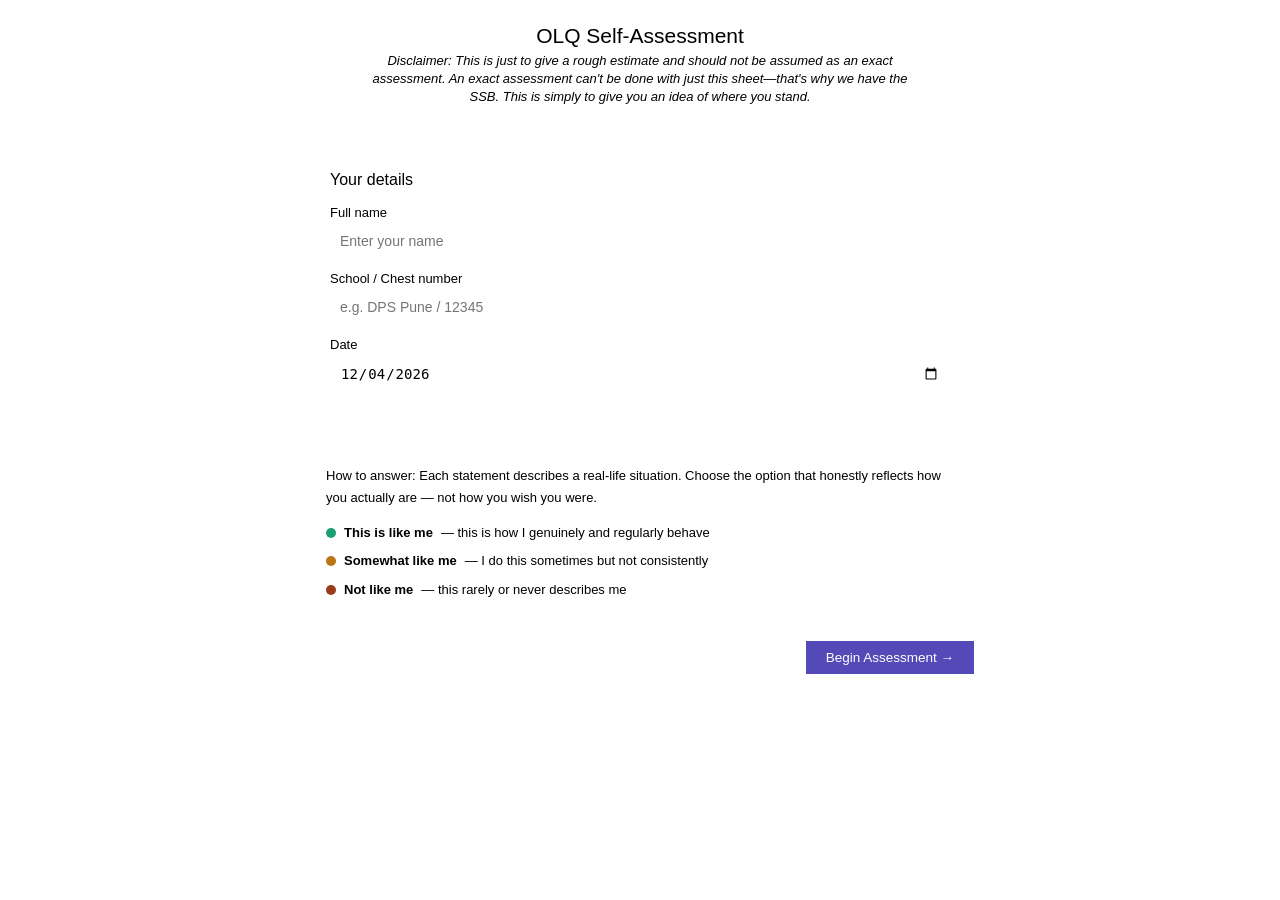
<file: olq_assessment.html>
<!DOCTYPE html>
<html lang="en">
<head>
<meta charset="UTF-8">
<meta name="viewport" content="width=device-width, initial-scale=1.0">
<title>OLQ Self-Assessment</title>
<style>
*{box-sizing:border-box;margin:0;padding:0}
body{font-family:var(--font-sans,'Segoe UI',sans-serif);background:transparent;color:var(--color-text-primary)}
.app{max-width:700px;margin:0 auto;padding:1.5rem 1rem 4rem}
.header{text-align:center;margin-bottom:1.5rem;padding-bottom:1.25rem;border-bottom:.5px solid var(--color-border-tertiary)}
.header h1{font-size:21px;font-weight:500;margin-bottom:4px}
.header p{font-size:13px;color:var(--color-text-secondary)}
.cand-card{background:var(--color-background-primary);border:.5px solid var(--color-border-tertiary);border-radius:var(--border-radius-lg,12px);padding:1.25rem 1.5rem;margin-bottom:1.5rem}
.cand-card h2{font-size:16px;font-weight:500;margin-bottom:1rem}
.field{margin-bottom:.875rem}
.field label{display:block;font-size:13px;color:var(--color-text-secondary);margin-bottom:5px}
.field input{width:100%;padding:8px 10px;border:.5px solid var(--color-border-secondary);border-radius:var(--border-radius-md);background:var(--color-background-primary);color:var(--color-text-primary);font-size:14px}
.field input:focus{outline:none;border-color:#534AB7}
.progress-wrap{background:var(--color-background-secondary);border-radius:99px;height:5px;margin-bottom:.375rem}
.progress-fill{background:#534AB7;height:5px;border-radius:99px;transition:width .3s}
.progress-lbl{font-size:12px;color:var(--color-text-secondary);text-align:right;margin-bottom:1.25rem}
.part-header{margin:1.5rem 0 .75rem;padding:.65rem 1rem;background:var(--color-background-secondary);border-radius:var(--border-radius-md);border-left:3px solid #534AB7}
.part-header h3{font-size:13px;font-weight:500;color:#534AB7;margin-bottom:1px}
.part-header p{font-size:12px;color:var(--color-text-secondary)}
.olq-card{background:var(--color-background-primary);border:.5px solid var(--color-border-tertiary);border-radius:var(--border-radius-lg);padding:1.1rem 1.35rem;margin-bottom:1.25rem}
.olq-head{display:flex;align-items:center;gap:10px;margin-bottom:.625rem}
.olq-num{font-size:11px;font-weight:500;padding:2px 8px;border-radius:99px;white-space:nowrap}
.olq-name{font-size:15px;font-weight:500}
.olq-desc{font-size:12.5px;color:var(--color-text-secondary);margin-bottom:1rem;line-height:1.55}
.q-block{margin-bottom:1rem;padding-bottom:1rem;border-bottom:.5px solid var(--color-border-tertiary)}
.q-block:last-child{border-bottom:none;margin-bottom:0;padding-bottom:0}
.q-text{font-size:13.5px;line-height:1.6;margin-bottom:.625rem}
.q-num{color:var(--color-text-secondary);font-size:12px}
.scale-btns{display:flex;gap:6px;flex-wrap:wrap}
.scale-btn{flex:1;min-width:0;padding:7px 4px;border-radius:var(--border-radius-md);border:.5px solid var(--color-border-secondary);background:transparent;cursor:pointer;font-size:11.5px;color:var(--color-text-secondary);text-align:center;line-height:1.3;transition:all .15s}
.scale-btn:hover{background:var(--color-background-secondary)}
.scale-btn.sel-2{background:#1D9E75;border-color:#1D9E75;color:#fff}
.scale-btn.sel-1{background:#BA7517;border-color:#BA7517;color:#fff}
.scale-btn.sel-0{background:#993C1D;border-color:#993C1D;color:#fff}
.actions{display:flex;justify-content:flex-end;gap:10px;margin-top:1.5rem}
.btn{padding:9px 20px;border-radius:var(--border-radius-md);font-size:13.5px;cursor:pointer;border:.5px solid var(--color-border-secondary);background:transparent;color:var(--color-text-primary);transition:background .15s}
.btn:hover{background:var(--color-background-secondary)}
.btn-primary{background:#534AB7;color:#fff;border-color:#534AB7}
.btn-primary:hover{background:#3C3489;border-color:#3C3489}
.rep-header{text-align:center;margin-bottom:1.75rem;padding-bottom:1.25rem;border-bottom:.5px solid var(--color-border-tertiary)}
.rep-header h2{font-size:21px;font-weight:500}
.rep-meta{font-size:13px;color:var(--color-text-secondary);margin-top:4px}
.overall-box{border-radius:var(--border-radius-lg);padding:1.25rem 1.5rem;margin-bottom:1.5rem;border:.5px solid}
.overall-label{font-size:22px;font-weight:500;margin-bottom:4px}
.overall-warn{margin-top:.75rem;padding:.625rem .875rem;border-radius:var(--border-radius-md);font-size:12.5px;line-height:1.6}
.part-section{margin-bottom:1.5rem}
.part-rep-header{display:flex;justify-content:space-between;align-items:center;padding:.65rem 1rem;background:var(--color-background-secondary);border-radius:var(--border-radius-md);border-left:3px solid;margin-bottom:.75rem;gap:10px}
.part-rep-title{font-size:13px;font-weight:500}
.part-rep-badge{font-size:12px;font-weight:500;padding:2px 10px;border-radius:99px;white-space:nowrap}
.rep-olq{background:var(--color-background-primary);border:.5px solid var(--color-border-tertiary);border-radius:var(--border-radius-lg);padding:1rem 1.25rem;margin-bottom:.75rem}
.rep-olq-top{display:flex;justify-content:space-between;align-items:flex-start;gap:12px;margin-bottom:.625rem}
.rep-olq-name{font-size:14px;font-weight:500}
.rep-badge{font-size:12px;font-weight:500;padding:2px 10px;border-radius:99px;white-space:nowrap}
.bar-bg{background:var(--color-background-secondary);border-radius:99px;height:6px;margin-bottom:.5rem}
.bar-fill{height:6px;border-radius:99px;transition:width .5s}
.rep-score-label{font-size:12px;color:var(--color-text-secondary)}
.toggle-btn{background:none;border:none;font-size:12px;color:var(--color-text-secondary);cursor:pointer;padding:0;margin-top:5px;text-decoration:underline}
.breakdown{margin-top:.625rem}
.bk-row{display:flex;justify-content:space-between;padding:4px 0;border-bottom:.5px solid var(--color-border-tertiary);font-size:12px;gap:12px}
.bk-row:last-child{border-bottom:none}
.bk-q{color:var(--color-text-secondary);flex:1}
.bk-v{font-weight:500;white-space:nowrap}
.key-strip{display:flex;gap:10px;flex-wrap:wrap;margin-bottom:1.25rem}
.key-item{display:flex;align-items:center;gap:6px;font-size:12px;color:var(--color-text-secondary)}
.key-dot{width:10px;height:10px;border-radius:50%;flex-shrink:0}
.note{font-size:12px;color:var(--color-text-tertiary,#999);margin-top:.5rem}
.warn-tag{font-size:11px;color:#993C1D;margin-left:5px;font-weight:500}
</style>
</head>
<body>
<div class="app" id="root"></div>
<script>
const SCALE=[
  {label:'This is like me',   short:'Like me',    val:2, cls:'sel-2', color:'#1D9E75'},
  {label:'Somewhat like me',  short:'Somewhat',   val:1, cls:'sel-1', color:'#BA7517'},
  {label:'Not like me',       short:'Not like me',val:0, cls:'sel-0', color:'#993C1D'}
];

const R={
  recommend:  {label:'May get recommended',   color:'#fff', bg:'#1D9E75'},
  little:     {label:'Need little help',       color:'#fff', bg:'#BA7517'},
  significant:{label:'Need significant work',  color:'#fff', bg:'#993C1D'}
};

// OLQs that if ANY scores 'significant' → overall is significant
const CRITICAL_OVERALL=['pe','sa','co','sr','lv','cou'];

const PARTS=[
  {id:'p1', label:'Part 1', title:'Intelligence & Expression',
   olqIds:['ei','ra','oa','pe'],
   desc:'Effective Intelligence · Reasoning Ability · Organising Ability · Power of Expression'},
  {id:'p2', label:'Part 2', title:'Social Qualities',
   olqIds:['sa','co','sr'],
   desc:'Social Adaptability · Co-operation · Sense of Responsibility', critical:true},
  {id:'p3', label:'Part 3', title:'Leadership & Drive',
   olqIds:['ini','sc','spd','ig','lv'],
   desc:'Initiative · Self Confidence · Speed of Decision · Ability to Influence the Group · Liveliness'},
  {id:'p4', label:'Part 4', title:'Inner Strength',
   olqIds:['det','cou','sta'],
   desc:'Determination · Courage · Stamina'}
];

const OLQs=[
  {id:'ei', num:'OLQ 1', name:'Effective Intelligence',
   color:'#534AB7',bg:'#EEEDFE',
   desc:'How well you use your mind to handle real, practical situations — not just in exams, but when things go wrong in everyday life.',
   qs:[
     'Your family is hosting a small get-together and the cook cancels at the last minute. Rather than panicking or waiting for an adult to fix it, you look at what\'s in the kitchen and figure out how to prepare something with what\'s available.',
     'Your class teacher assigns a surprise project due tomorrow and you have no internet access at home. Instead of giving up, you think through what books, notes, or people around you could help you piece something together.',
     'You are walking through your neighbourhood and you notice the street drain is blocked, causing water to collect. You find yourself wondering why it is blocked, how it could be fixed, and who should be responsible for it — even though it is not your problem.',
     'Your school trip bus breaks down on the highway. While most students sit and wait, you start thinking of ways to get the group moving — asking a passing vehicle, contacting locals, checking alternate transport — rather than simply waiting.',
     'After every exam or project, you spend some time thinking about what went well and what did not — and you write it down so you can do better next time, rather than just moving on.'
   ]},
  {id:'ra', num:'OLQ 2', name:'Reasoning Ability',
   color:'#185FA5',bg:'#E6F1FB',
   desc:'How clearly and logically you think through problems — separating facts from feelings, and arriving at conclusions that hold up under questioning.',
   qs:[
     'When your friend group is debating which movie to watch or where to go, you naturally list out the actual options, what each one costs or requires, and what makes most sense — rather than just going with whoever speaks loudest.',
     'A classmate argues strongly that a certain study method is best "because it worked for her." You find yourself asking whether that really proves anything for everyone, and you look for more evidence before accepting the claim.',
     'When you read news about something happening in your city or country, you notice yourself thinking "but what are the actual facts here?" and "is this just someone\'s opinion?" before forming your own view.',
     'During a heated argument — say, about pocket money or a family decision — you notice when you are getting emotional and you pause to ask yourself what the actual facts are, rather than saying things you might regret.',
     'When someone in class makes an argument that sounds confident but does not quite add up, you can usually put your finger on exactly what is wrong with it — even if you cannot explain the technical term for it.'
   ]},
  {id:'oa', num:'OLQ 3', name:'Organising Ability',
   color:'#0F6E56',bg:'#E1F5EE',
   desc:'How well you plan, coordinate, and manage tasks and people to get things done — especially when there is more to do than time or resources allow.',
   qs:[
     'Your colony or apartment building is planning a small cultural event for Independence Day. When the organiser asks for a volunteer to coordinate, you step up — and you figure out what needs to happen, in what order, and who should do what.',
     'Before a busy school week — exams, practicals, a sports event — you sit down on Sunday and plan how to fit everything in, which things matter most, and what can wait. You do not just react as the week unfolds.',
     'In the middle of a group project, two members drop out and the deadline does not move. Instead of panicking or blaming them, you quickly reshuffle the tasks, adjust the plan, and keep the work moving.',
     'You read about how a big event — a mela, a relief camp after floods, a sports tournament — is organised. You find it genuinely interesting to understand how all the moving parts fit together and who coordinates what.',
     'Before starting any assignment or chore — even a small one like packing for a trip — you take a moment to think through what you need, in what order, and what might go wrong, rather than jumping straight in.'
   ]},
  {id:'pe', num:'OLQ 4', name:'Power of Expression',
   color:'#854F0B',bg:'#FAEEDA',
   desc:'How clearly and confidently you express your thoughts — whether speaking in class, explaining something to a friend, or writing an answer in an exam.',
   qs:[
     'When a relative who has never studied science asks you to explain something from your syllabus — say, how electricity works — you find a way to make them actually understand it, using examples from everyday life.',
     'Your school has an open mic or debate event and you sign up to speak, even when you are unsure how it will go. After you speak, you listen back or think through what you said and identify one specific thing to improve next time.',
     'When you write an answer in your notebook or a letter to someone, you re-read it imagining you are a stranger who knows nothing about the topic — and you fix parts that would confuse that person.',
     'Before answering a question in class or making a point in a group discussion, you take a second to organise your thought — main point first, then your reason, then a short example — rather than speaking in a rush.',
     'When a friend is explaining their problem to you, you wait for them to finish, repeat back what you understood in your own words to check, and only then respond — rather than jumping in with your opinion mid-sentence.'
   ]},
  {id:'sa', num:'OLQ 5', name:'Social Adaptability',
   color:'#3B6D11',bg:'#EAF3DE',
   desc:'How comfortable and effective you are with people who are very different from you — in age, background, language, or social position.',
   qs:[
     'When a new student joins your class from a different state and barely speaks your language, you are one of the first to make real effort to include them — sitting with them at lunch, learning a word or two in their language, making them feel genuinely welcome.',
     'You are at a wedding or family function with elderly relatives you barely know. Rather than sticking to your phone, you sit with them and ask about their lives — and you find the conversation actually interesting.',
     'When you enter a new place — a new school, a new neighbourhood, a relative\'s home — you spend the first few minutes quietly observing how people interact, what the vibe is, and who the key people are, before jumping into conversations.',
     'In a conversation with someone you have just met, you ask at least two or three follow-up questions about what they said before talking about yourself — and you are genuinely curious about their answers.',
     'When you need to explain something to a much younger child versus a teacher, you naturally shift your language and tone — simpler and more visual for the child, more precise and respectful for the teacher — without being told to.'
   ]},
  {id:'co', num:'OLQ 6', name:'Co-operation',
   color:'#185FA5',bg:'#E6F1FB',
   desc:'How genuinely you work with others toward a shared goal — putting the team\'s success above your personal credit or convenience.',
   qs:[
     'In a group project, your idea gets outvoted and the class goes with someone else\'s approach. You put in just as much effort helping execute their plan as you would have put in for your own.',
     'During a group activity — a relay race, a class skit, a community drive — you notice a teammate struggling quietly. You step over and help them without waiting to be asked, even if it means your own part takes a little longer.',
     'When a teammate does something that genuinely saves the group, you make sure to name it specifically in front of others — "that was a great idea from Priya, it really changed things" — rather than letting it pass unnoticed.',
     'Your school\'s annual day decorations are running behind and the team is short-handed. Even though you have already finished your assigned part, you stay back and take on whatever is left, without complaint.',
     'You disagree with the direction your study group is taking for exam preparation. You say so clearly, give your reason, suggest an alternative — and then, once the group decides, you commit fully and do not keep bringing it up.'
   ]},
  {id:'sr', num:'OLQ 7', name:'Sense of Responsibility',
   color:'#993556',bg:'#FBEAF0',
   desc:'How reliable and accountable you are — doing what you said you would, owning your mistakes, and taking care of things without needing to be reminded.',
   qs:[
     'You told a friend you would help them revise for their exam on Saturday. On Friday evening something more interesting comes up. You honour the original commitment to your friend — or you call them well in advance and sort it out honestly.',
     'You make a mistake in class — you give wrong information during a presentation, or you accidentally break something. You acknowledge it openly to the teacher or the group, apologise without excuses, and make up for it as best you can.',
     'There is a notice board in your classroom that is always dusty and disorganised. Nobody has been asked to maintain it. You quietly start keeping it tidy — not to get credit, but because you notice it needs to be done.',
     'Walking to school one morning, you see a small child sitting alone and crying outside a house. You stop to check, find out what is wrong, and stay until an adult from the house comes — even though you will be a few minutes late.',
     'You have thought about what kind of person you want to be — honest, fair, reliable — and when a situation comes up where it would be easy to compromise on that, you choose not to, even if no one would find out.'
   ]},
  {id:'ini', num:'OLQ 8', name:'Initiative',
   color:'#534AB7',bg:'#EEEDFE',
   desc:'How quickly you act on what needs to be done — without waiting for someone to tell you, push you, or give you permission.',
   qs:[
     'The classroom whiteboard is dirty before the lesson starts and the teacher has not arrived yet. While everyone else waits, you pick up the duster and clean it. You do not announce this or wait for applause.',
     'You notice that many students in your area struggle with one particular subject and nobody is helping them. Without waiting for a teacher to assign you, you start a small informal study group on your own.',
     'In a group discussion — in class, in a meeting, on a WhatsApp group — you make a point of contributing something useful at least once, even when you are not entirely sure it is perfect. You do not wait for a "safe" moment.',
     'You deliberately try something new every month — a sport you have never played, a place you have never visited, a topic you know nothing about — because you know that being comfortable with the unfamiliar makes you more capable.',
     'When you say you will start something — a new study habit, a fitness routine, a personal project — you actually start it within the same day or week. You do not let it sit as a plan.'
   ]},
  {id:'sc', num:'OLQ 9', name:'Self Confidence',
   color:'#0F6E56',bg:'#E1F5EE',
   desc:'A quiet, grounded belief in your own ability — not dependent on others\' approval, and not shaken by a single failure.',
   qs:[
     'You sign up for something genuinely difficult — a competitive exam, a state-level sport, a solo performance — even though you are not sure you will succeed. You do it because you want to find out what you are made of.',
     'Before your board exam or a major test, you feel ready — not because you think it will be easy, but because you know exactly what you have studied and what you still need to revise. Your confidence comes from preparation, not wishful thinking.',
     'Before a big presentation or match, your inner voice starts saying "what if I mess up?" You notice this thought, remind yourself of times you prepared and came through, and replace the worry with something more accurate and useful.',
     'You walk into a new classroom, interview room, or social situation standing straight, making eye contact, and speaking at a pace people can follow — not because you are showing off, but because that is simply how you carry yourself.',
     'You failed at something important — did not make the team, did poorly in an exam, had a public embarrassment. You let yourself feel it for a bit, then you figure out what to do differently, and you try again.'
   ]},
  {id:'spd', num:'OLQ 10', name:'Speed of Decision',
   color:'#854F0B',bg:'#FAEEDA',
   desc:'How quickly and decisively you make good-enough choices under pressure — without freezing, over-thinking, or waiting for perfect information.',
   qs:[
     'Your school sports day is in chaos — a relay team member has not shown up and the race starts in five minutes. While others argue about what to do, you quickly pick the most available option and get everyone moving.',
     'When you need to make routine choices — which dish to order, which route to take, which movie to suggest — you decide within thirty seconds and move on. You do not agonise over small decisions.',
     'You play a sport or game — chess, basketball, kabaddi, table tennis — that requires you to read the situation and respond instantly. You prefer taking the fast, reasonable call over hesitating for a perfect one.',
     'After making an important decision — which stream to pick, which elective to take — you do not keep second-guessing it every day. You commit, act on it, and adjust only if clear new information arrives.',
     'When a friend is in trouble and needs immediate help — stuck somewhere, being bullied, feeling very low — you do not overthink. You assess quickly, decide what\'s most useful, and act within minutes.'
   ]},
  {id:'ig', num:'OLQ 11', name:'Ability to Influence the Group',
   color:'#533489',bg:'#EEEDFE',
   desc:'How naturally you earn the trust and willing cooperation of others — not by ordering people, but by making them want to follow your lead.',
   qs:[
     'In your friend group or class committee, when a difficult or unglamorous job needs to be done, you do it first — without waiting to be assigned and without making a show of it. Others notice and follow.',
     'You make a genuine effort to understand the people around you — what each classmate or friend is good at, what they find hard, what motivates them — and you use this to bring the best out of them in group situations.',
     'When your project group is drifting with no clear direction, you step in calmly and say something like: "Here\'s what we need to do, here\'s why it matters, let\'s start with this step." The group listens and gets moving.',
     'Whenever there is a chance to lead something at school — a committee, a team, a school drive — you volunteer, even if you are not certain you are the best person for it. You know leading is how you learn to lead.',
     'When someone in your group is clearly struggling — behind on work, upset, or being left out — you check on them privately, find out what\'s going on, and find a way to bring them back into the team.'
   ]},
  {id:'lv', num:'OLQ 12', name:'Liveliness',
   color:'#3B6D11',bg:'#EAF3DE',
   desc:'The energy, optimism, and enthusiasm you bring to situations — especially when things are hard, boring, or not going your way.',
   qs:[
     'You exercise or play a sport at least five days a week — not because someone forces you, but because you have noticed it makes you sharper, more cheerful, and more capable throughout the day.',
     'When something goes wrong — a plan fails, you get a bad mark, a friend lets you down — you allow yourself to feel it briefly, then ask yourself: "What\'s one thing I can do about this?" and you actually do it.',
     'When you meet someone new — a vendor, a classmate from another section, a visiting relative — you are genuinely curious about their life. You ask real questions, and you remember what they told you.',
     'You know which activities leave you feeling energised and which leave you drained. You protect the things that restore you — a sport, music, time outdoors, a good conversation — and you treat them as important, not optional.',
     'There is something you genuinely care about — a cause, a subject, a skill — and every day you spend at least a little time on it, even if only ten minutes, because it gives you a sense that the day meant something.'
   ]},
  {id:'det', num:'OLQ 13', name:'Determination',
   color:'#A32D2D',bg:'#FCEBEB',
   desc:'The ability to keep going toward a goal — through boredom, setbacks, and the temptation to quit — long after the initial excitement has faded.',
   qs:[
     'You set yourself a difficult goal — finishing a fitness programme, preparing for a competitive exam, learning a new skill — and you have been working at it every day for more than a month, even on days when you felt like skipping.',
     'When a task becomes uncomfortable — a long study session, a painful practice, a boring but important job — you push yourself to continue for at least thirty minutes beyond the point where you first wanted to stop.',
     'You have a clear, personal reason for wanting to join the armed forces or pursue a difficult path — and when things get hard, you remind yourself of that reason and it genuinely helps you keep going.',
     'When you fail at something important — do not make the cut, get a poor result, lose a match you worked hard for — you give yourself a day to feel bad, then sit down, figure out what went wrong, and make a plan to try again.',
     'You have at least one daily habit — morning exercise, reading, practising a skill — that you have kept without a break for at least two months, regardless of how you feel on any given day.'
   ]},
  {id:'cou', num:'OLQ 14', name:'Courage',
   color:'#993C1D',bg:'#FAECE7',
   desc:'The ability to do what is right or necessary even when you are afraid, uncomfortable, or under pressure from others to back down.',
   qs:[
     'A classmate is being mocked or unfairly treated by a group — including some popular students. You speak up and say it is not okay, even though you know it might make you unpopular with that group.',
     'You push yourself physically on a regular basis — long runs, difficult treks, a physically demanding sport — not to show off, but because you want to know you can handle discomfort when it matters.',
     'When a teacher or senior makes a factual error in front of the class, you politely and respectfully point it out — even though part of you wants to stay quiet and avoid the awkwardness.',
     'You have a difficult conversation that has been hanging over you — an apology you owe, a problem you need to raise with a parent or teacher. You have it within two weeks of deciding it needs to happen.',
     'You know clearly what kind of person you want to be — someone who is honest, fair, and does not take shortcuts — and when a situation tests this, you choose that standard even when doing so has a real cost.'
   ]},
  {id:'sta', num:'OLQ 15', name:'Stamina',
   color:'#185FA5',bg:'#E6F1FB',
   desc:'The physical and mental endurance to keep functioning well over long, demanding periods — not just in sprints but across sustained effort.',
   qs:[
     'On days with school, coaching, sports practice, and homework back-to-back, you still manage to do all of it reasonably well — you do not collapse after the first two commitments and let the rest slide.',
     'You train outdoors even when the weather is bad, or you study late even when you are tired — not all the time, but regularly enough that difficulty no longer automatically means stopping.',
     'When studying for exams or working on a project, you can sit with full focus — no phone, no drifting — for at least sixty to ninety minutes at a stretch before taking a short break.',
     'You treat sleep as seriously as your studies or training — you go to bed and wake up at roughly the same time every day, and you rarely sacrifice sleep for avoidable reasons like late-night scrolling.',
     'You have been doing some form of physical training consistently for at least two to three months — progressively getting a little bit harder each week — rather than starting and stopping in short bursts.'
   ]}
];

// Made backwards-compatible for all browsers
const olqMap = {};
OLQs.forEach(o => { olqMap[o.id] = o; });

let state={screen:'intro',candidate:{name:'',rank:'',date:''},answers:{},showBD:{}};
OLQs.forEach(o=>o.qs.forEach((_,qi)=>{state.answers[o.id+'_'+qi]=null}));

function answered(){return Object.values(state.answers).filter(v=>v!==null).length}
function total(){return OLQs.length*5}

function getOLQScore(id){
  const olq=olqMap[id]; let sum=0,cnt=0;
  olq.qs.forEach((_,qi)=>{const v=state.answers[id+'_'+qi];if(v!==null){sum+=v;cnt++;}});
  return cnt===5 ? sum/5 : null;
}

// OLQ rating by score
function scoreToRating(s){
  if(s===null) return null;
  if(s>=1.6)   return 'recommend';
  if(s>=0.8)   return 'little';
  return 'significant';
}
function olqRating(id){ return scoreToRating(getOLQScore(id)); }

// Majority rating among a list of ratings
function majorityRating(ratings){
  const r=ratings.filter(x=>x!==null);
  const c={recommend:0,little:0,significant:0};
  r.forEach(x=>c[x]++);
  if(c.recommend>=c.little && c.recommend>=c.significant) return 'recommend';
  if(c.little>=c.significant) return 'little';
  return 'significant';
}

// ── PART GRADING RULES ────────────────────────────────────────────────────────

function gradeP1(){
  const ei=olqRating('ei'), ra=olqRating('ra'), oa=olqRating('oa'), pe=olqRating('pe');
  if([ei,ra,oa,pe].some(r=>r===null)) return null;
  // Special rule: if EI=rec, RA=rec, OA=little|significant, PE=rec → grade as recommend
  if(ei==='recommend' && ra==='recommend' && oa!=='recommend' && pe==='recommend')
    return 'recommend';
  // Else majority
  return majorityRating([ei,ra,oa,pe]);
}

function gradeP2(){
  const sa=olqRating('sa'), co=olqRating('co'), sr=olqRating('sr');
  if([sa,co,sr].some(r=>r===null)) return null;
  // All three must be recommend for part to be recommend
  if(sa==='recommend' && co==='recommend' && sr==='recommend') return 'recommend';
  return majorityRating([sa,co,sr]);
}

function gradeP3(){
  const ini=olqRating('ini'), sc=olqRating('sc'), spd=olqRating('spd'),
        ig=olqRating('ig'), lv=olqRating('lv');
  if([ini,sc,spd,ig,lv].some(r=>r===null)) return null;
  // Special rule: if Init=rec, SC=rec, Lv=rec → grade as recommend (regardless of SPD/IG)
  if(ini==='recommend' && sc==='recommend' && lv==='recommend') return 'recommend';
  return majorityRating([ini,sc,spd,ig,lv]);
}

function gradeP4(){
  const det=olqRating('det'), cou=olqRating('cou'), sta=olqRating('sta');
  if([det,cou,sta].some(r=>r===null)) return null;
  // New rule: if Courage is 'significant' then Part 4 must be 'significant'
  if(cou === 'significant') return 'significant';
  // Otherwise use simple majority among the three OLQs
  return majorityRating([det,cou,sta]);
}

function partRating(part){
  if(part.id==='p1') return gradeP1();
  if(part.id==='p2') return gradeP2();
  if(part.id==='p3') return gradeP3();
  if(part.id==='p4') return gradeP4();
  return null;
}

// ── OVERALL RESULT ────────────────────────────────────────────────────────────

function overallResult(){
  const partGrades = PARTS.map(p=>partRating(p));
  if(partGrades.some(g=>g===null)) return null;

  // Rule: if any of the 6 critical OLQs is 'significant' → overall significant
  const criticalFailed = CRITICAL_OVERALL.filter(id=>olqRating(id)==='significant');
  if(criticalFailed.length>0){
    return{
      rating:'significant',
      detail:'One or more critical OLQs scored "Need significant work": '+
        criticalFailed.map(id=>olqMap[id].name).join(', ')+'.',
      highlightOlqs: criticalFailed
    };
  }

  // Rule: all 4 parts recommend → overall recommend
  if(partGrades.every(g=>g==='recommend')) return{rating:'recommend',detail:null,highlightOlqs:[]};

  // Rule: 1 or 2 parts are 'little', rest recommend → little
  const littleCount    = partGrades.filter(g=>g==='little').length;
  const sigCount       = partGrades.filter(g=>g==='significant').length;

  if(sigCount===0 && littleCount>=1 && littleCount<=2) return{rating:'little',detail:null,highlightOlqs:[]};

  // Rule: more than 2 parts are significant → significant
  if(sigCount>2) return{rating:'significant',detail:null,highlightOlqs:[]};

  // Fallback majority
  return{rating:majorityRating(partGrades),detail:null,highlightOlqs:[]};
}

// ── RENDER ────────────────────────────────────────────────────────────────────

function render(){
  const root=document.getElementById('root');
  if(state.screen==='intro')       root.innerHTML=renderIntro();
  else if(state.screen==='q')      root.innerHTML=renderQ();
  else if(state.screen==='report') root.innerHTML=renderReport();
  attachEvents();
}

function renderIntro(){
  const today=new Date().toISOString().split('T')[0];
  return`<div class="header">
    <h1>OLQ Self-Assessment</h1>
    <p style="max-width: 550px; margin: 0 auto; line-height: 1.4; font-size: 13px; color: var(--color-text-secondary);">
      <em>Disclaimer: This is just to give a rough estimate and should not be assumed as an exact assessment. An exact assessment can't be done with just this sheet—that's why we have the SSB. This is simply to give you an idea of where you stand.</em>
    </p>
  </div>
  <div class="cand-card">
    <h2>Your details</h2>
    <div class="field"><label>Full name</label><input id="c-name" type="text" placeholder="Enter your name" value="${state.candidate.name}"/></div>
    <div class="field"><label>School / Chest number</label><input id="c-rank" type="text" placeholder="e.g. DPS Pune / 12345" value="${state.candidate.rank}"/></div>
    <div class="field"><label>Date</label><input id="c-date" type="date" value="${state.candidate.date||today}"/></div>
  </div>
  <div style="background:var(--color-background-secondary);border-radius:var(--border-radius-lg);padding:1rem 1.25rem;margin-bottom:1.5rem;font-size:13px;color:var(--color-text-secondary);line-height:1.7">
    <strong style="color:var(--color-text-primary);font-weight:500;">How to answer:</strong> Each statement describes a real-life situation. Choose the option that honestly reflects how you actually are — not how you wish you were.
    <div style="margin-top:.85rem;display:flex;flex-direction:column;gap:6px">
      <div style="display:flex;align-items:center;gap:8px"><span class="key-dot" style="background:#1D9E75"></span><strong style="color:var(--color-text-primary)">This is like me</strong> — this is how I genuinely and regularly behave</div>
      <div style="display:flex;align-items:center;gap:8px"><span class="key-dot" style="background:#BA7517"></span><strong style="color:var(--color-text-primary)">Somewhat like me</strong> — I do this sometimes but not consistently</div>
      <div style="display:flex;align-items:center;gap:8px"><span class="key-dot" style="background:#993C1D"></span><strong style="color:var(--color-text-primary)">Not like me</strong> — this rarely or never describes me</div>
    </div>
  </div>
  <div class="actions"><button class="btn btn-primary" id="start-btn">Begin Assessment →</button></div>`;
}

function renderQ(){
  const done=answered(),tot=total(),pct=Math.round((done/tot)*100);
  let html=`<div class="header"><h1>OLQ Self-Assessment</h1><p>${state.candidate.name?state.candidate.name+' · ':''}15 qualities · 4 parts · answer honestly</p></div>
  <div class="progress-wrap"><div class="progress-fill" style="width:${pct}%"></div></div>
  <div class="progress-lbl">${done} of ${tot} completed</div>`;

  PARTS.forEach(part=>{
    html+=`<div class="part-header" style="border-left-color:${part.critical?'#993C1D':'#534AB7'}">
      <h3 style="color:${part.critical?'#993C1D':'#534AB7'}">${part.label}: ${part.title}${part.critical?' <span style="font-size:11px;margin-left:4px">★ All three must be strong</span>':''}</h3>
      <p>${part.desc}</p>
    </div>`;
    part.olqIds.forEach(id=>{
      const olq=olqMap[id];
      const isCritOlq=CRITICAL_OVERALL.includes(id);
      html+=`<div class="olq-card">
        <div class="olq-head">
          <span class="olq-num" style="background:${olq.bg};color:${olq.color}">${olq.num}</span>
          <span class="olq-name">${olq.name}</span>
        </div>
        <div class="olq-desc">${olq.desc}</div>`;
      olq.qs.forEach((q,qi)=>{
        const key=olq.id+'_'+qi, cur=state.answers[key];
        html+=`<div class="q-block"><div class="q-text"><span class="q-num">Q${qi+1}. </span>${q}</div>
          <div class="scale-btns">`;
        SCALE.forEach(s=>{
          const sel=cur===s.val?` ${s.cls}`:'';
          html+=`<button class="scale-btn${sel}" data-key="${key}" data-val="${s.val}">${s.label}</button>`;
        });
        html+=`</div></div>`;
      });
      html+=`</div>`;
    });
  });

  html+=`<div class="actions">
    <button class="btn" id="back-btn">← Back</button>
    <button class="btn btn-primary" id="submit-btn"${done<tot?' disabled style="opacity:.5;cursor:not-allowed"':''}>Generate Report →</button>
  </div>
  ${done<tot?`<p class="note" style="text-align:right;margin-top:.5rem">${tot-done} statement${tot-done!==1?'s':''} still to answer</p>`:''}`;
  return html;
}

function renderReport(){
  const overall=overallResult();
  const ov=overall ? R[overall.rating] : R['significant'];
  const highlightSet=new Set((overall&&overall.highlightOlqs)||[]);

  let html=`<div class="rep-header">
    <h2>OLQ Assessment Report</h2>
    <div class="rep-meta">${state.candidate.name||'Candidate'}${state.candidate.rank?' · '+state.candidate.rank:''}${state.candidate.date?' · '+state.candidate.date:''}</div>
  </div>`;

  // Overall explanatory messages (to show inside the overall banner)
  const overallMessages = {
    recommend: 'You may get recommended, provided you demonstrate these qualities through your natural actions and responses at the SSB.',
    little: 'You may need a little help and guidance to approach your SSB interview. Choose your mentor, guide, or reading material wisely.',
    significant: 'You may need significant help and guidance to approach your SSB interview. Choose your mentor, guide, or reading material wisely.'
  };

  // Overall box (show explanatory message inside banner)
  const overallMsg = overall ? overallMessages[overall.rating] : overallMessages['significant'];
  html+=`<div class="overall-box" style="background:${ov.bg}18;border-color:${ov.bg}55">
    <div style="font-size:11.5px;font-weight:600;color:${ov.bg};margin-bottom:4px;text-transform:uppercase;letter-spacing:.06em">Overall Result</div>
    <div class="overall-label" style="color:${ov.bg};font-size:15px;line-height:1.45">${overallMsg}</div>`;
  if(overall&&overall.detail){
    html+=`<div class="overall-warn" style="background:${ov.bg}22;color:${ov.bg};border:.5px solid ${ov.bg}55">⚠ ${overall.detail}</div>`;
  }
  html+=`</div>`;

  // Key
  html+=`<div class="key-strip">
    <div class="key-item"><div class="key-dot" style="background:#1D9E75"></div>May get recommended</div>
    <div class="key-item"><div class="key-dot" style="background:#BA7517"></div>Need little help</div>
    <div class="key-item"><div class="key-dot" style="background:#993C1D"></div>Need significant work</div>
  </div>`;

  // Do not display part-wise grades per user request. Instead show OLQ-level breakdowns only.
  OLQs.forEach(olq=>{
    const id = olq.id;
    const rt=olqRating(id);
    const rv=rt ? R[rt] : R['significant'];
    const score=getOLQScore(id);
    const barPct=score!==null ? Math.round((score/2)*100) : 0;
    const bd=state.showBD[id];
    const presCount=olq.qs.filter((_,qi)=>state.answers[id+'_'+qi]===2).length;
    const incCount =olq.qs.filter((_,qi)=>state.answers[id+'_'+qi]===1).length;
    const absCount =olq.qs.filter((_,qi)=>state.answers[id+'_'+qi]===0).length;
    const isFlagged=highlightSet.has(id);
    const borderStyle=isFlagged ? 'border-color:#993C1D;border-width:1.5px' : '';

    html+=`<div class="rep-olq" style="${borderStyle}">
      <div class="rep-olq-top">
        <div>
          <div class="rep-olq-name">${olq.num}: ${olq.name}${isFlagged?'<span class="warn-tag">⚠ critical gap</span>':''}${CRITICAL_OVERALL.includes(id)&&!isFlagged?'<span style="font-size:10.5px;color:var(--color-text-secondary);margin-left:5px">key OLQ</span>':''}</div>
          <div class="rep-score-label" style="margin-top:2px">${presCount} like me · ${incCount} somewhat · ${absCount} not like me</div>
        </div>
        <span class="rep-badge" style="background:${rv.bg};color:${rv.color}">${rv.label}</span>
      </div>
      <div class="bar-bg"><div class="bar-fill" style="width:${barPct}%;background:${rv.bg}"></div></div>
      <button class="toggle-btn" data-olq="${id}">${bd?'Hide':'Show'} statement breakdown</button>
      ${bd?`<div class="breakdown">`+olq.qs.map((q,qi)=>{
        const v=state.answers[id+'_'+qi];
        const sc=SCALE.find(s=>s.val===v);
        return`<div class="bk-row"><span class="bk-q">Q${qi+1}: ${q.substring(0,72)}${q.length>72?'…':''}</span><span class="bk-v" style="color:${sc?sc.color:'#888'}">${sc?sc.short:'—'}</span></div>`;
      }).join('')+`</div>`:''}
    </div>`;
  });

  html+=`<div class="actions" style="margin-top:1rem">
    <button class="btn" id="restart-btn">← New Assessment</button>
    <button class="btn btn-primary" id="print-btn">⎙ Print Report</button>
  </div>`;
  return html;
}

function attachEvents(){
  document.querySelectorAll('.scale-btn').forEach(btn=>{
    btn.addEventListener('click',function(){
      const key=this.dataset.key, val=parseInt(this.dataset.val);
      state.answers[key]=val;
      this.closest('.scale-btns').querySelectorAll('.scale-btn').forEach(b=>{SCALE.forEach(s=>b.classList.remove(s.cls))});
      SCALE.forEach(s=>{if(s.val===val)this.classList.add(s.cls)});
      const done=answered(),tot=total(),pct=Math.round((done/tot)*100);
      const bar=document.querySelector('.progress-fill');
      const lbl=document.querySelector('.progress-lbl');
      if(bar)bar.style.width=pct+'%';
      if(lbl)lbl.textContent=done+' of '+tot+' completed';
      const sub=document.getElementById('submit-btn');
      if(sub&&done>=tot){sub.removeAttribute('disabled');sub.style.opacity='1';sub.style.cursor='pointer';const n=document.querySelector('.note');if(n)n.remove();}
    });
  });
  const s=document.getElementById('start-btn');
  if(s)s.addEventListener('click',()=>{
    state.candidate.name=document.getElementById('c-name').value;
    state.candidate.rank=document.getElementById('c-rank').value;
    state.candidate.date=document.getElementById('c-date').value;
    state.screen='q'; render(); window.scrollTo(0,0);
  });
  const b=document.getElementById('back-btn');
  if(b)b.addEventListener('click',()=>{state.screen='intro';render();window.scrollTo(0,0);});
  
  const sub=document.getElementById('submit-btn');
  if(sub) {
    sub.addEventListener('click',()=>{
      if(answered() >= total()) {
        state.screen='report';
        render();
        window.scrollTo(0,0);
      } else {
        alert("Please answer all " + total() + " statements before generating the report.");
      }
    });
  }
  
  const r=document.getElementById('restart-btn');
  if(r)r.addEventListener('click',()=>{
    OLQs.forEach(o=>o.qs.forEach((_,qi)=>{state.answers[o.id+'_'+qi]=null}));
    state.showBD={};state.candidate={name:'',rank:'',date:''};
    state.screen='intro';render();window.scrollTo(0,0);
  });
  const p=document.getElementById('print-btn');
  if(p)p.addEventListener('click',()=>window.print());
  document.querySelectorAll('.toggle-btn').forEach(btn=>{
    btn.addEventListener('click',function(){
      state.showBD[this.dataset.olq]=!state.showBD[this.dataset.olq]; render();
    });
  });
}

render();
</script>
</body>
</html>
</file>
